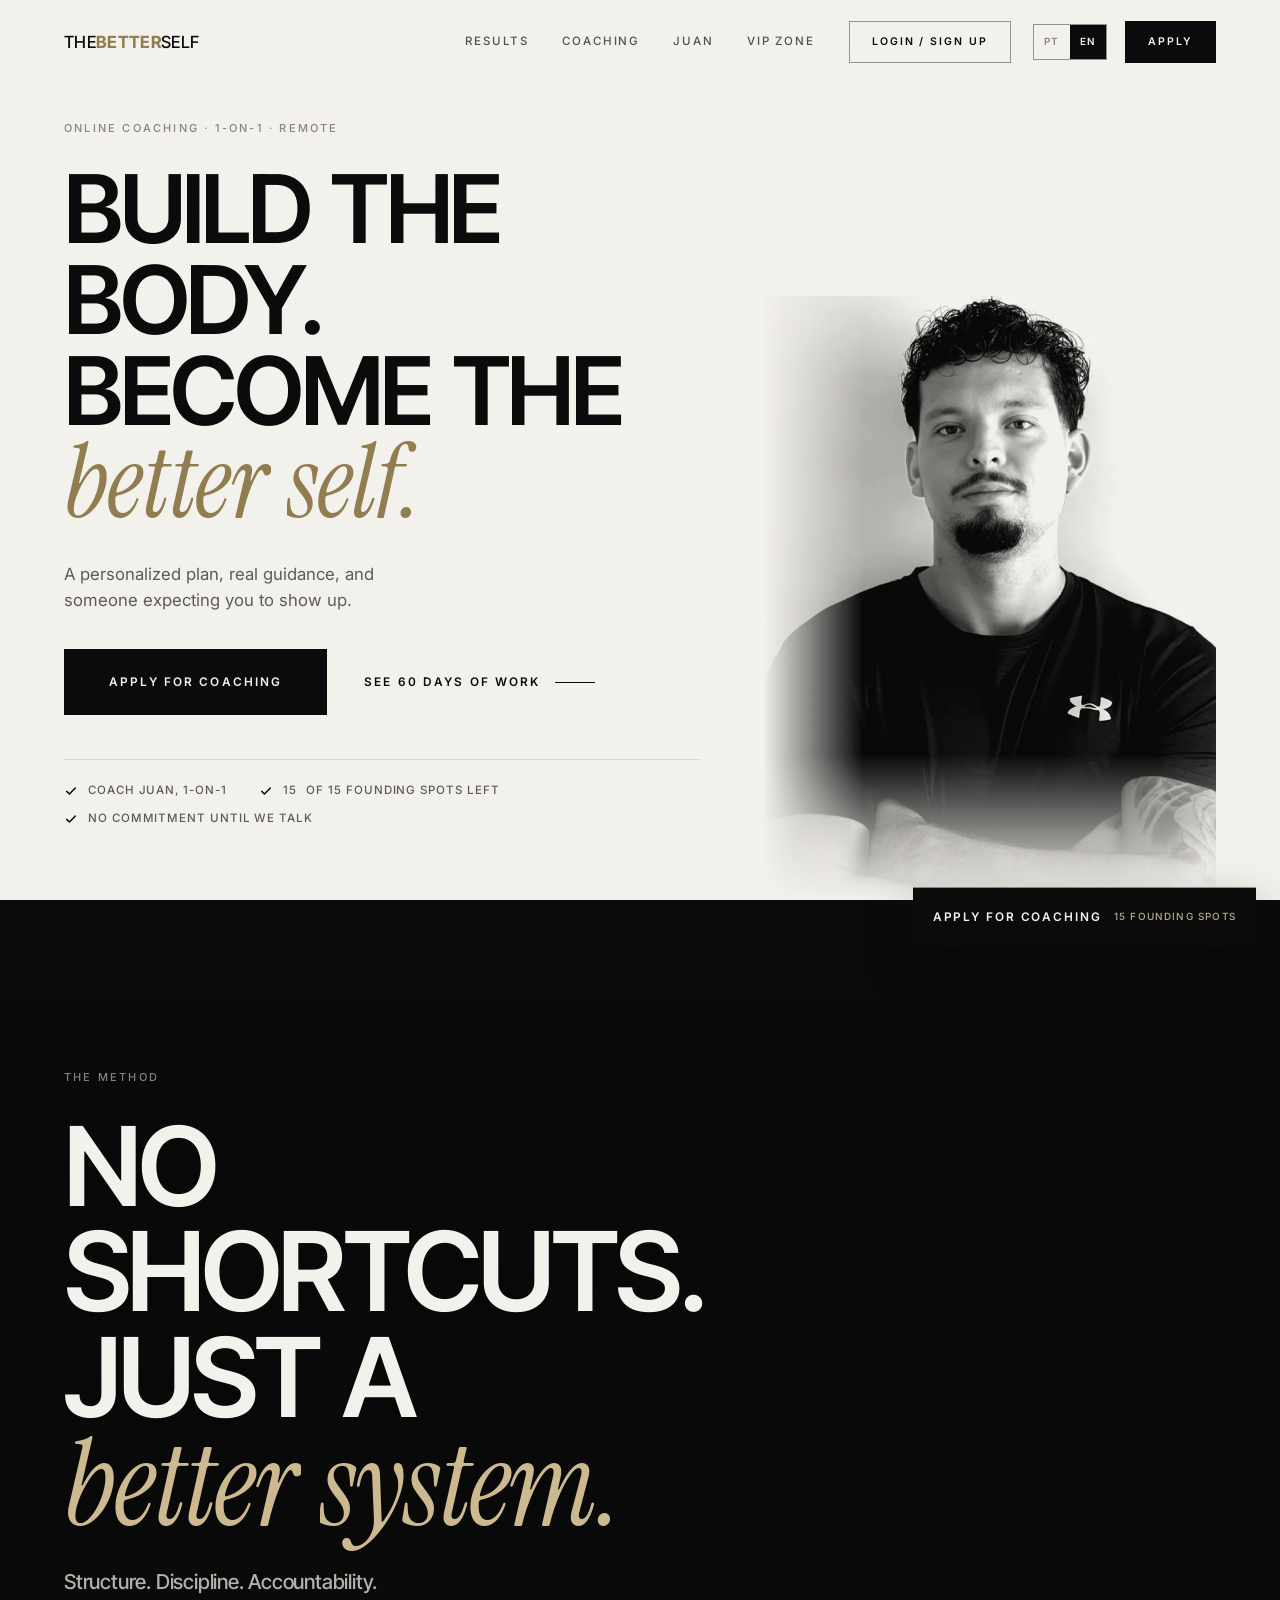
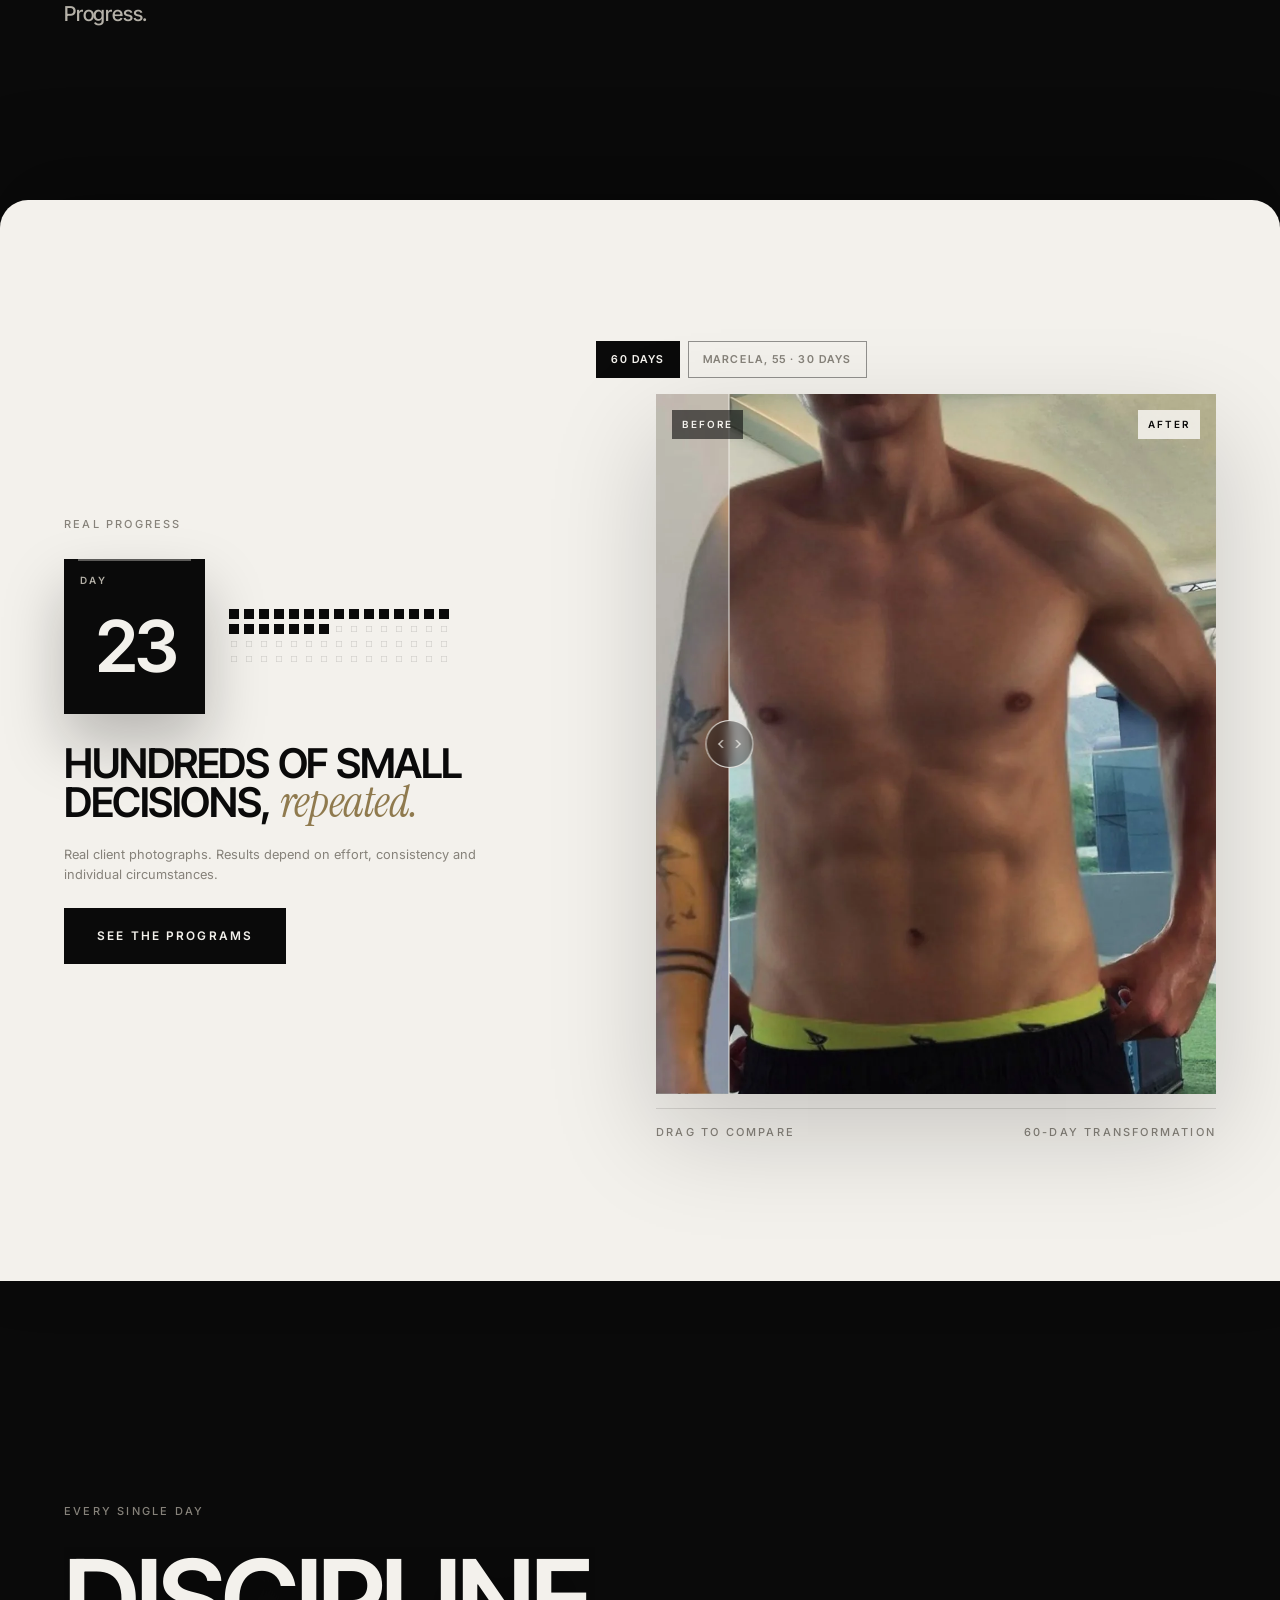
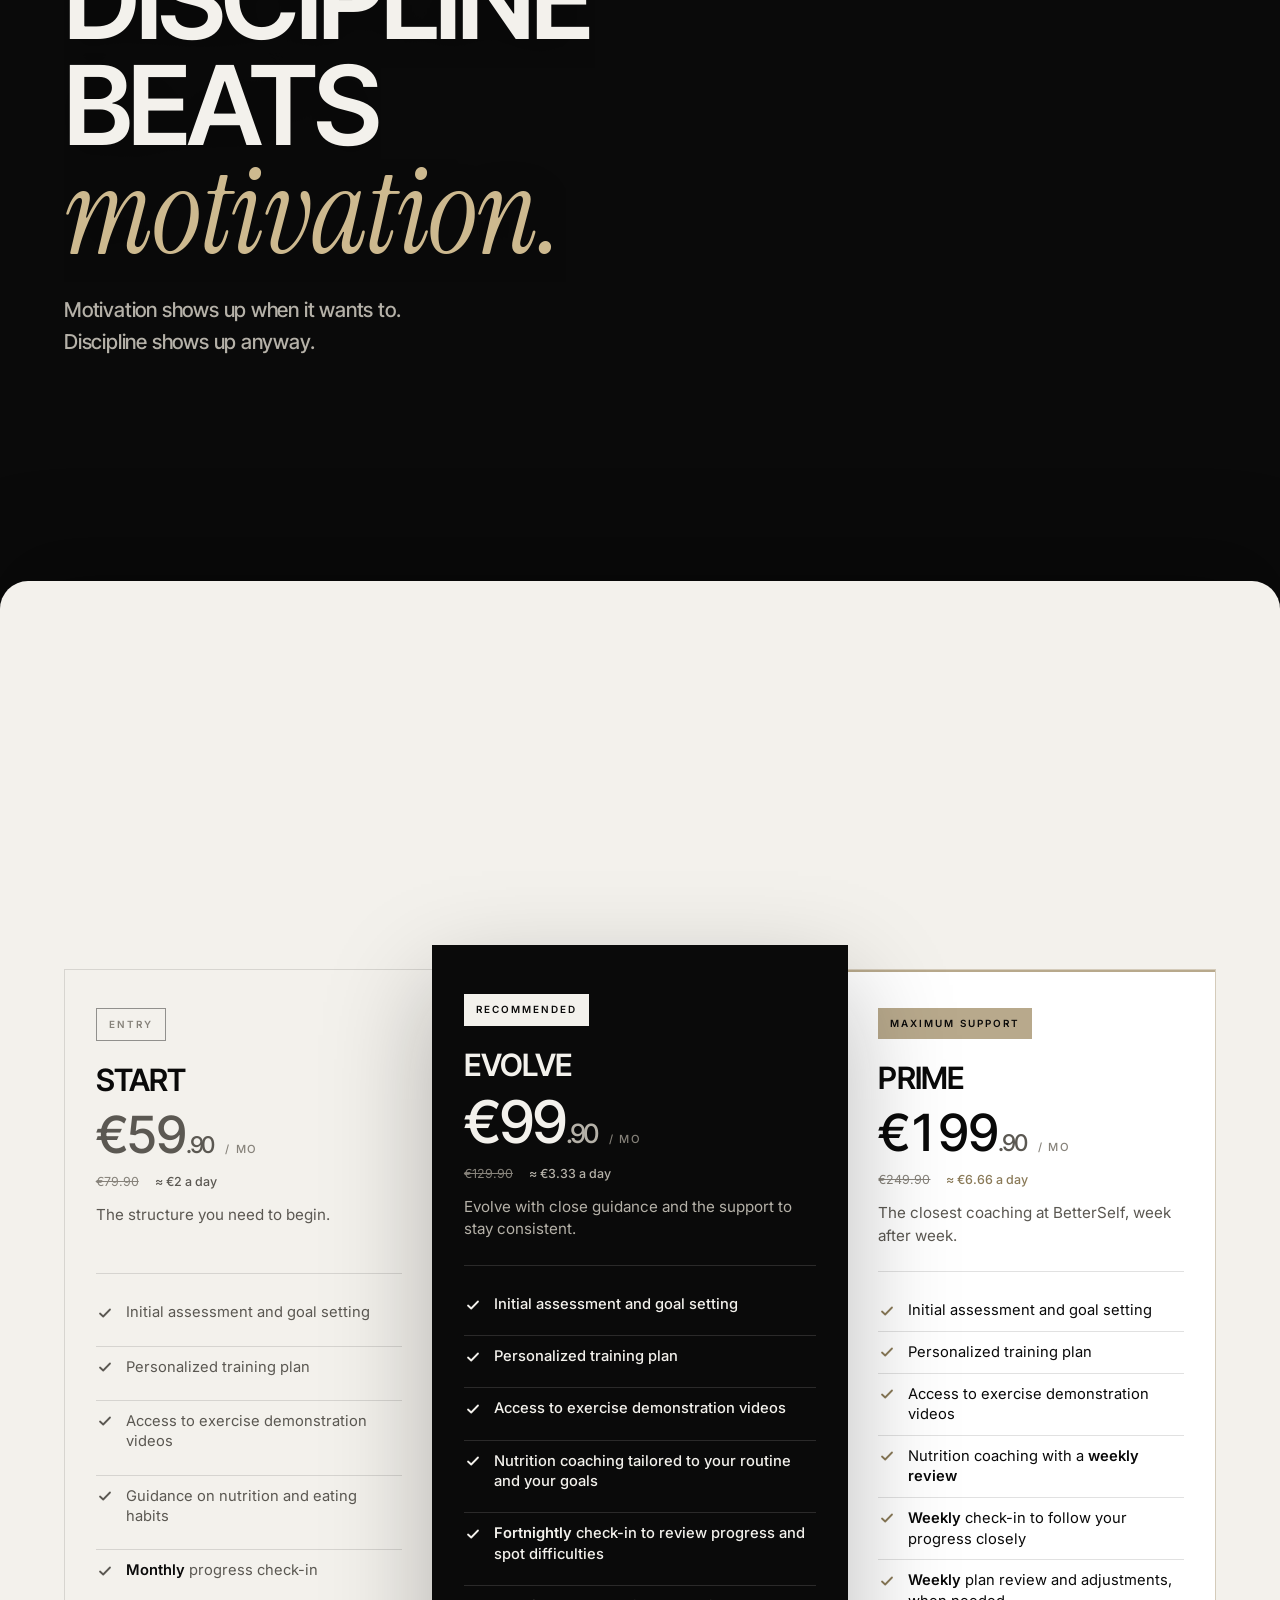
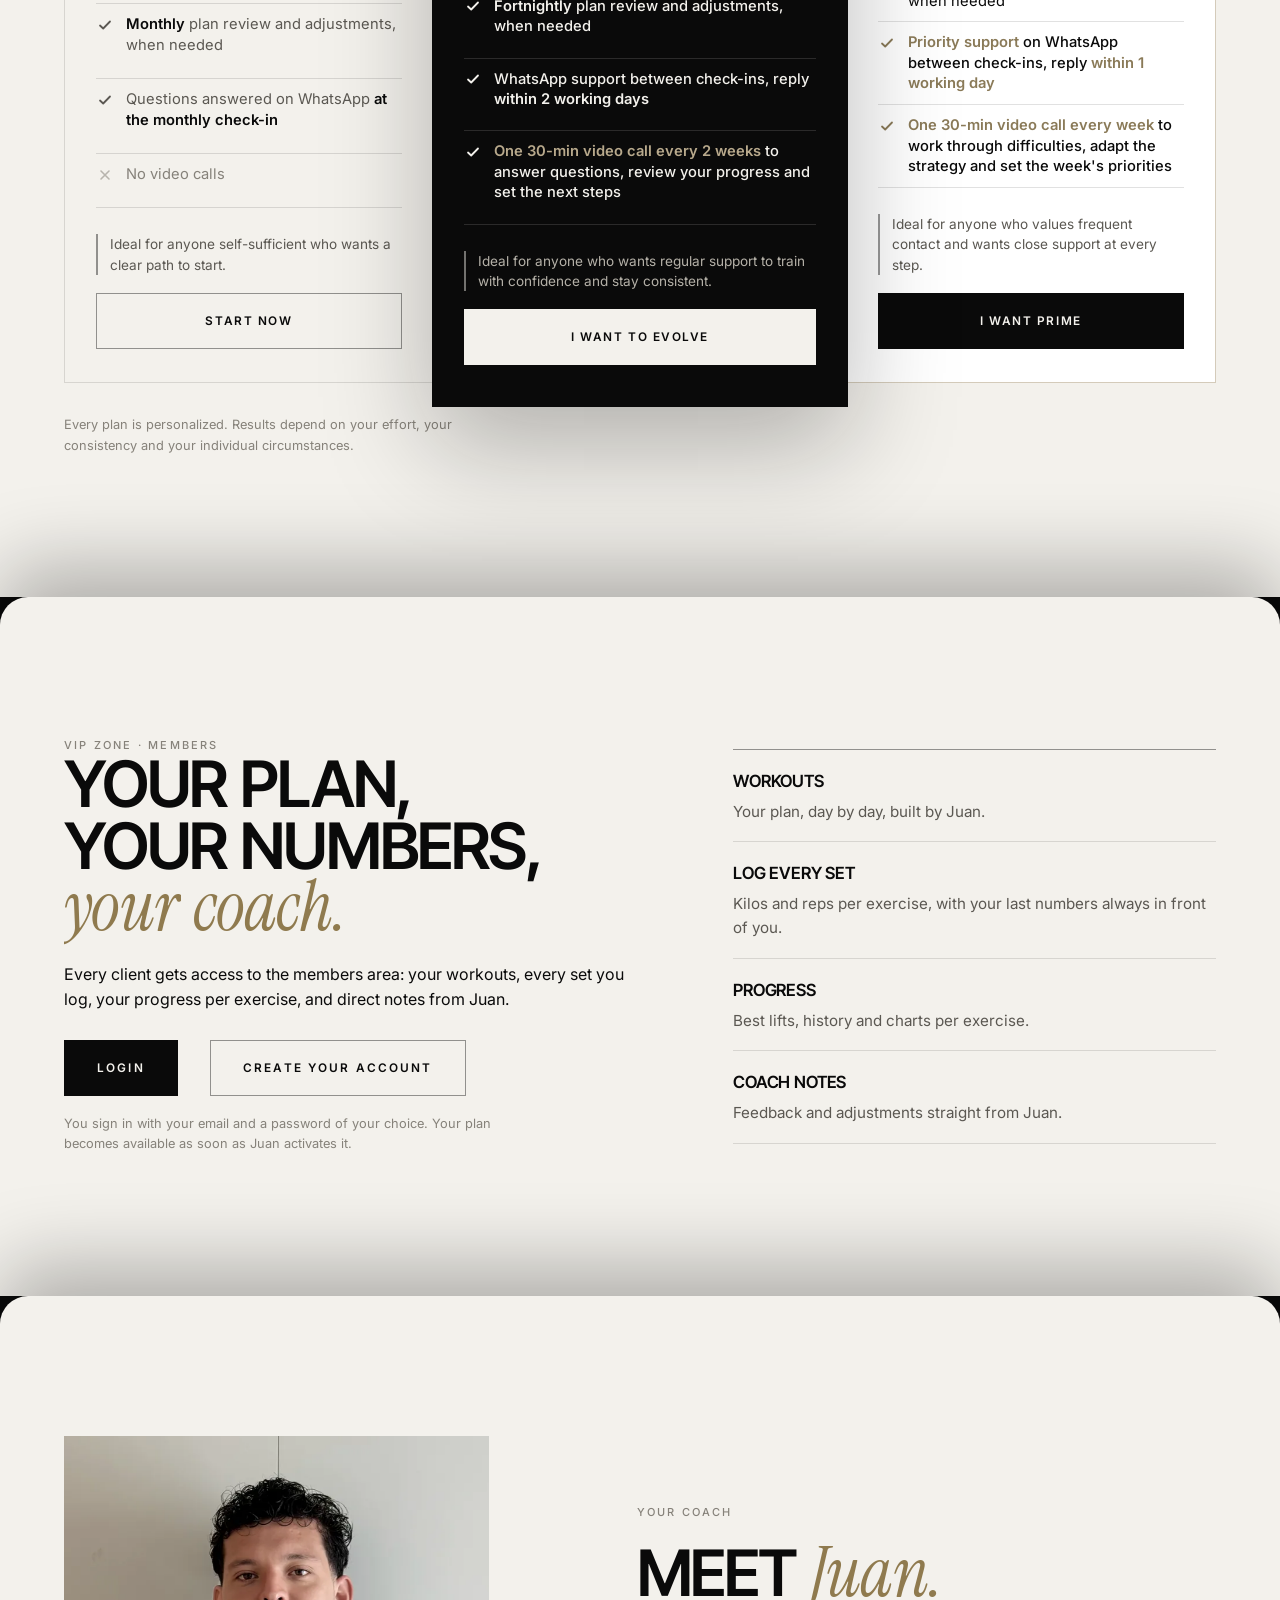
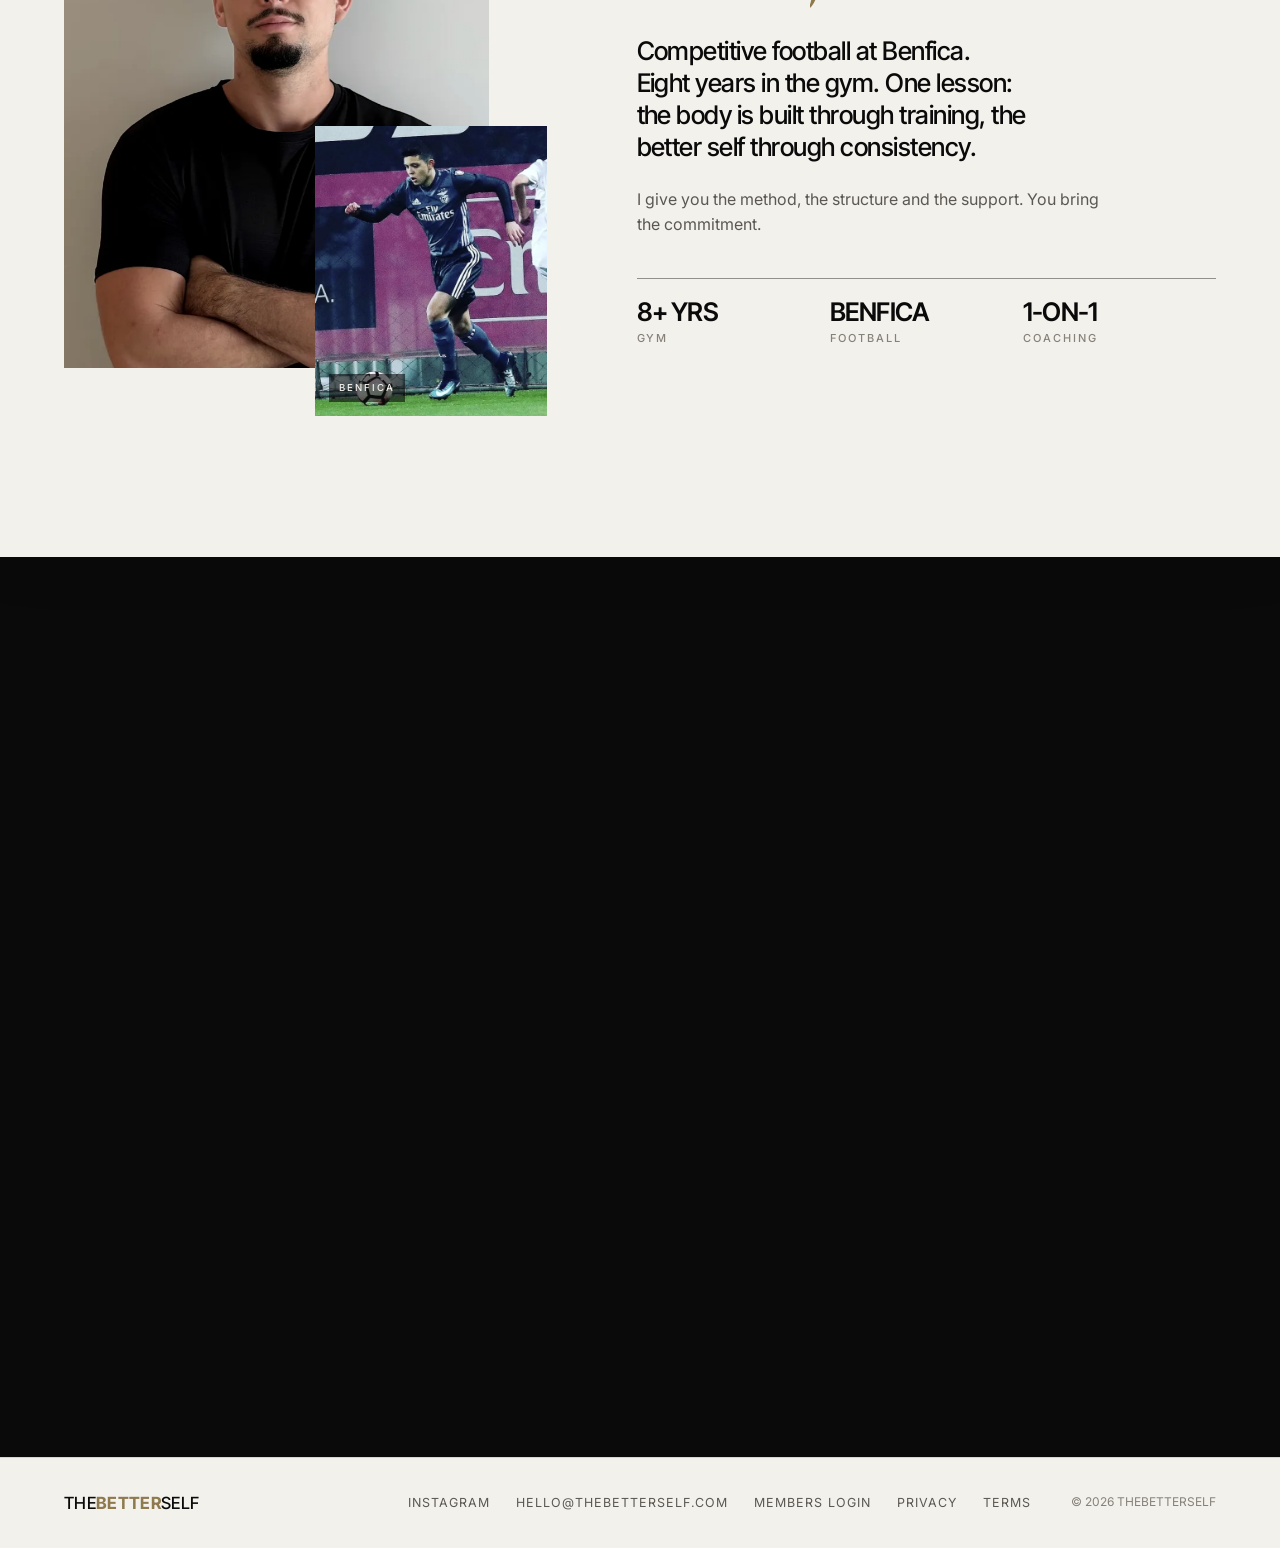
<file: index.html>
<!DOCTYPE html>
<html lang="pt">
<head>
  <meta charset="UTF-8" />
  <meta name="viewport" content="width=device-width, initial-scale=1.0" />
  <title>THEBETTERSELF — Personal Training e Coaching Online</title>
  <meta name="description" content="Coaching de fitness online e personalizado para construíres um corpo mais forte, melhores hábitos e uma rotina mais disciplinada." />
  <meta name="theme-color" content="#f3f1ec" />
  <!-- EDITABLE: set the canonical URL once the domain is live -->
  <link rel="canonical" href="https://thebetterself.vercel.app/" />
  <meta property="og:type" content="website" />
  <meta property="og:site_name" content="THEBETTERSELF" />
  <meta property="og:title" content="THEBETTERSELF — Personal Training e Coaching Online" />
  <meta property="og:description" content="Coaching de fitness online e personalizado para construíres um corpo mais forte, melhores hábitos e uma rotina mais disciplinada." />
  <meta property="og:image" content="https://thebetterself.vercel.app/assets/img/og-image.jpg" />
  <meta name="twitter:card" content="summary_large_image" />

  <link rel="icon" href="assets/brand/favicon.svg" type="image/svg+xml" />
  <link rel="icon" href="assets/brand/favicon-32.png" sizes="32x32" type="image/png" />
  <link rel="apple-touch-icon" href="assets/brand/apple-touch-icon.png" />

  <link rel="preconnect" href="https://fonts.googleapis.com" />
  <link rel="preconnect" href="https://fonts.gstatic.com" crossorigin />
  <link href="https://fonts.googleapis.com/css2?family=Inter+Tight:wght@400;500;600;700&family=Inter:wght@400;500;600&family=Instrument+Serif:ital@1&display=swap" rel="stylesheet" />
  <link rel="preload" as="image" href="assets/img/juan-hero.jpg" imagesrcset="assets/img/juan-hero-800.webp 800w, assets/img/juan-hero-1200.webp 1200w, assets/img/juan-hero-1600.webp 1600w" imagesizes="(max-width: 900px) 100vw, 46vw" />
  <link rel="stylesheet" href="css/styles.css?v=26" />

  <script type="application/ld+json">
  {"@context":"https://schema.org","@type":"Organization","name":"THEBETTERSELF","alternateName":"TBS","url":"https://thebetterself.com/","logo":"https://thebetterself.com/assets/brand/tbs-monogram-512.png","description":"Personalized online fitness coaching designed to help you build a stronger body, better habits and a more disciplined lifestyle.","founder":{"@type":"Person","name":"Juan"}}
  </script>
</head>
<body>

<a class="skip-link" href="#main" data-i18n="nav.skip">Saltar para o conteúdo</a>

<!-- Intro -->
<div class="loader" id="loader" aria-hidden="true">
  <div class="loader-mark"><span>T</span><span>H</span><span>E</span><b><span>B</span><span>E</span><span>T</span><span>T</span><span>E</span><span>R</span></b><span>S</span><span>E</span><span>L</span><span>F</span></div>
  <div class="loader-line"><i></i></div>
</div>

<!-- Fixed gym scenes: the page scrolls over them -->
<div class="scenes" aria-hidden="true">
  <figure class="scene" data-scene="plate"><video muted loop playsinline preload="metadata" poster="assets/img/stock/plate-1600.webp" src="assets/video/method.mp4"></video></figure>
  <figure class="scene" data-scene="runner"><video muted loop playsinline preload="metadata" poster="assets/img/stock/runner-1600.webp" src="assets/video/discipline.mp4"></video></figure>
  <figure class="scene" data-scene="floor"><video muted loop playsinline preload="metadata" poster="assets/img/stock/floor-barbell-1600.webp" src="assets/video/apply.mp4"></video></figure>
</div>
<div class="grain" aria-hidden="true"></div>

<!-- ============================================================ NAV -->
<header class="nav" id="nav" data-theme="light">
  <div class="container nav-inner">
    <a href="#top" class="nav-logo" aria-label="THEBETTERSELF — início">
      <span class="wordmark">THE<b>BETTER</b>SELF</span>
      <span class="monogram" aria-hidden="true">TBS</span>
    </a>
    <nav class="nav-links" aria-label="Principal">
      <a data-i18n="nav.results" href="#results">Resultados</a>
      <a href="#coaching">Coaching</a>
      <a href="#juan">Juan</a>
      <a data-i18n="nav.vip" href="#members">Zona VIP</a>
    </nav>
    <div class="nav-right">
      <a href="https://thebetterself.vercel.app/app/index.html" class="btn btn-line btn-sm nav-login"><span data-i18n="nav.login" data-text="Entrar / Criar conta">Entrar / Criar conta</span></a>
      <div class="lang-switch" role="group" aria-label="Idioma / Language">
        <button type="button" data-lang="pt">PT</button>
        <button type="button" data-lang="en">EN</button>
      </div>
      <a href="#apply" class="btn btn-fill btn-sm" data-magnetic><span data-i18n="nav.apply" data-text="Começar">Começar</span></a>
      <button class="nav-burger" id="navBurger" aria-label="Abrir menu" aria-expanded="false" aria-controls="mobileMenu"><span></span><span></span></button>
    </div>
  </div>
</header>

<div class="mobile-menu" id="mobileMenu" aria-hidden="true">
  <nav class="mobile-menu-links" aria-label="Telemóvel">
    <a data-i18n="mm.results" href="#results"><span>01</span>Resultados</a>
    <a href="#coaching"><span>02</span>Coaching</a>
    <a href="#juan"><span>03</span>Juan</a>
    <a data-i18n="mm.apply" href="#apply"><span>04</span>Começar</a>
    <a href="https://thebetterself.vercel.app/app/index.html"><span data-i18n="mm.login">05</span>Entrar · Zona VIP</a>
  </nav>
  <div class="mobile-menu-foot">
    <div class="lang-switch" role="group" aria-label="Idioma / Language">
      <button type="button" data-lang="pt">PT</button>
      <button type="button" data-lang="en">EN</button>
    </div>
    <a href="https://thebetterself.vercel.app/app/index.html" class="btn btn-line btn-block"><span data-i18n="mm.loginBtn" data-text="Entrar">Entrar</span></a>
    <a href="#apply" class="btn btn-fill btn-block"><span data-i18n="cta.applyMM" data-text="Quero começar">Quero começar</span></a>
  </div>
</div>

<main id="main">

<!-- ============================================================ 1. HERO (light panel) -->
<section class="panel hero light" id="top">
  <div class="container hero-grid">
    <div class="hero-copy">
      <p data-i18n="hero.kicker" class="label reveal">Coaching online · 1-para-1 · À distância</p>
      <h1 data-i18n="hero.h1" class="display" data-split>Constrói o corpo.<br />Torna-te a tua <em>melhor versão.</em></h1>
      <p data-i18n="hero.sub" class="hero-sub reveal" style="--d: .5s">Um plano personalizado, orientação a sério e alguém à tua espera para treinares.</p>
      <div class="hero-actions reveal" style="--d: .65s">
        <a href="#apply" class="btn btn-fill btn-lg" data-magnetic><span data-i18n="cta.apply2" data-text="Quero começar">Quero começar</span></a>
        <a href="#results" class="btn btn-text"><span data-i18n="hero.see" data-text="Vê 60 dias de trabalho">Vê 60 dias de trabalho</span><i></i></a>
      </div>
      <ul class="trust reveal" style="--d: .9s">
        <li data-i18n="hero.t1">Coach Juan, 1-para-1</li>
        <li><span id="heroSpots">15</span> <span data-i18n="hero.t2">de 15 vagas de fundador</span></li>
        <li data-i18n="hero.t3">Sem compromisso até falarmos</li>
      </ul>
    </div>
    <div class="hero-media" data-img-reveal>
      <div class="parallax" data-parallax="0.08" data-pointer="14">
        <picture>
          <source type="image/webp" srcset="assets/img/juan-hero-800.webp 800w, assets/img/juan-hero-1200.webp 1200w, assets/img/juan-hero-1600.webp 1600w" sizes="(max-width: 900px) 100vw, 46vw" />
          <img data-i18n-alt="alt.hero" src="assets/img/juan-hero.jpg" alt="Coach Juan, de braços cruzados" width="1200" height="1600" fetchpriority="high" decoding="async" />
        </picture>
      </div>
    </div>
  </div>
</section>

<!-- ============================================================ 2. WINDOW: the gym shows through -->
<section data-i18n-aria="aria.w1" class="window dark" data-scene="plate" aria-label="Sem atalhos">
  <div class="container window-inner">
    <p data-i18n="w1.label" class="label reveal">O método</p>
    <h2 data-i18n="w1.h2" class="display" data-split>Sem atalhos. Só um <em>sistema melhor.</em></h2>
    <p data-i18n="w1.sub" class="window-sub reveal" style="--d: .3s">Estrutura. Disciplina. Responsabilidade. Progresso.</p>
  </div>
</section>

<!-- ============================================================ 3. RESULTS (light panel) -->
<section class="panel results light" id="results">
  <div class="container results-grid">
    <div class="results-copy">
      <p data-i18n="r.label" class="label reveal">Progresso real</p>
      <div data-i18n-aria="aria.cal" class="cal reveal" id="cal" aria-label="60 dias">
        <div class="cal-card">
          <span data-i18n="r.day" class="cal-top">Dia</span>
          <span class="cal-num" id="calNum">1</span>
        </div>
        <div class="cal-grid" id="calGrid" aria-hidden="true"></div>
        <div class="cal-leaves" id="calLeaves" aria-hidden="true"></div>
      </div>
      <h2 data-i18n="r.h2" class="h2" data-split>Centenas de pequenas decisões, <em>repetidas.</em></h2>
      <p data-i18n="r.fine" class="fineprint reveal">Fotografias reais de clientes. Os resultados dependem do esforço, da consistência e das circunstâncias de cada pessoa.</p>
      <a href="#coaching" class="btn btn-fill reveal" data-magnetic><span data-i18n="r.btn" data-text="Ver os planos">Ver os planos</span></a>
    </div>
    <div class="results-media">
      <div class="story-tabs" role="tablist" aria-label="Transformações">
        <button type="button" role="tab" data-story-tab="s1" data-days="60" aria-selected="true"><span data-i18n="st.t1">60 dias</span></button>
        <button type="button" role="tab" data-story-tab="s2" data-days="30" aria-selected="false"><span data-i18n="st.t2">Marcela, 55 · 30 dias</span></button>
      </div>
    <figure class="ba reveal story" data-story="s1" style="--d: .15s">
      <div class="ba-frame" data-ba style="--pos: 50%">
        <picture class="ba-after">
          <source type="image/webp" srcset="assets/img/transformations/tf-02-after.webp" />
          <img data-i18n-alt="alt.after" src="assets/img/transformations/tf-02-after.jpg" alt="Depois de 60 dias de acompanhamento" width="1000" height="1250" loading="lazy" decoding="async" draggable="false" />
        </picture>
        <picture class="ba-before">
          <source type="image/webp" srcset="assets/img/transformations/tf-02-before.webp" />
          <img data-i18n-alt="alt.before" src="assets/img/transformations/tf-02-before.jpg" alt="Antes do acompanhamento" width="1000" height="1250" loading="lazy" decoding="async" draggable="false" />
        </picture>
        <span data-i18n="r.before" class="ba-tag ba-tag-before">Antes</span>
        <span data-i18n="r.after" class="ba-tag ba-tag-after">Depois</span>
        <div class="ba-handle" aria-hidden="true"><span></span></div>
        <input data-i18n-aria="aria.range" type="range" class="ba-range" min="0" max="100" value="50" step="0.1" aria-label="Comparar antes e depois, 60 dias" />
      </div>
      <figcaption class="ba-caption"><span data-i18n="r.drag" class="label">Arrasta para comparar</span><span data-i18n="r.cap" class="label">Transformação de 60 dias</span></figcaption>
    </figure>

    <figure class="ba story" data-story="s2" hidden>
      <div class="pair">
        <div class="pair-item">
          <picture>
            <source type="image/webp" srcset="assets/img/transformations/tf-03-before.webp" />
            <img data-i18n-alt="alt.m-before" src="assets/img/transformations/tf-03-before.jpg" alt="Marcela antes do acompanhamento" width="800" height="1000" loading="lazy" decoding="async" />
          </picture>
          <span data-i18n="r.before" class="ba-tag ba-tag-before">Antes</span>
        </div>
        <div class="pair-item">
          <picture>
            <source type="image/webp" srcset="assets/img/transformations/tf-03-after.webp" />
            <img data-i18n-alt="alt.m-after" src="assets/img/transformations/tf-03-after.jpg" alt="Marcela depois de 30 dias de acompanhamento" width="800" height="1000" loading="lazy" decoding="async" />
          </picture>
          <span data-i18n="r.after" class="ba-tag ba-tag-after">Depois</span>
        </div>
      </div>
      <figcaption class="ba-caption"><span class="label">Marcela, 55</span><span data-i18n="r.cap2" class="label">Transformação de 30 dias</span></figcaption>
      <blockquote class="quote">
        <p data-i18n="q.marcela">“Nunca pensei que me pudesse sentir tão forte e confiante aos 55. Esta caminhada não mudou só o meu corpo, mudou a minha vida.”</p>
        <cite>Marcela, 55</cite>
      </blockquote>
    </figure>
    </div>
  </div>
</section>

<!-- ============================================================ 4. WINDOW -->
<section data-i18n-aria="aria.w2" class="window dark" data-scene="runner" aria-label="A disciplina ganha à motivação">
  <div class="container window-inner">
    <p data-i18n="w2.label" class="label reveal">Todos os dias</p>
    <h2 data-i18n="w2.h2" class="display" data-split>A disciplina ganha <em>à motivação.</em></h2>
    <p data-i18n="w2.sub" class="window-sub reveal" style="--d: .3s">A motivação aparece quando quer. A disciplina aparece à mesma.</p>
  </div>
</section>

<!-- ============================================================ 5. COACHING (light panel) -->
<section class="panel pricing light" id="coaching">
  <div class="container">
    <div class="section-head split">
      <div>
        <p class="label reveal">Coaching</p>
        <h2 data-i18n="p.h2" class="h2" data-split>Escolhe o teu nível de <em>acompanhamento.</em></h2>
      </div>
      <div class="founding reveal" style="--d: .2s">
        <p data-i18n="p.first" class="label">Os primeiros 15</p>
        <p class="founding-text"><span data-i18n="p.founding">Preço de fundador para os primeiros 15 clientes.</span> <span id="foundingText"></span></p>
        <div class="founding-segments" id="foundingSegments" aria-hidden="true"></div>
      </div>
    </div>

    <div class="plans">
      <!-- START -->
      <article class="plan plan-start reveal" data-spot>
        <header class="plan-head">
          <span data-i18n="p.flag1" class="plan-flag plan-flag-quiet">Início</span>
          <h3 class="plan-name">Start</h3>
          <p class="plan-price">€59<span data-i18n="p.dec" class="dec">,90</span><span data-i18n="p.per" class="per">/ mês</span></p>
          <p class="plan-meta"><span data-i18n="p.was1" class="plan-was">€79,90</span><span data-i18n="p.day1" class="plan-day">≈ €2 por dia</span></p>
          <p data-i18n="p.for1" class="plan-for">A estrutura que precisas para começar.</p>
        </header>
        <ul class="plan-list">
          <li class="yes"><span data-i18n="p.i1">Avaliação inicial e definição de objetivos</span></li>
          <li class="yes"><span data-i18n="p.i2">Plano de treino personalizado</span></li>
          <li class="yes"><span data-i18n="p.i3">Acesso a vídeos demonstrativos dos exercícios</span></li>
          <li class="yes"><span data-i18n="p.s4">Orientações sobre alimentação e hábitos alimentares</span></li>
          <li class="yes"><span data-i18n="p.s5">Check-in <b>mensal</b> de progresso</span></li>
          <li class="yes"><span data-i18n="p.s6">Revisão e ajustes <b>mensais</b> do plano, quando necessário</span></li>
          <li class="yes"><span data-i18n="p.s7">Esclarecimento de dúvidas por WhatsApp <b>no check-in mensal</b></span></li>
          <li class="no"><span data-i18n="p.s8">Sem videochamadas</span></li>
        </ul>
        <p data-i18n="p.id1" class="plan-ideal">Ideal para quem é autónomo e procura um caminho claro para começar.</p>
        <a href="#apply" class="btn btn-line btn-block" data-program="START"><span data-i18n="p.btn1" data-text="Começar agora">Começar agora</span></a>
      </article>

      <!-- EVOLVE -->
      <article class="plan plan-featured reveal" style="--d: .1s" data-spot>
        <header class="plan-head">
          <span data-i18n="p.flag2" class="plan-flag">Recomendado</span>
          <h3 class="plan-name">Evolve</h3>
          <p class="plan-price">€99<span data-i18n="p.dec" class="dec">,90</span><span data-i18n="p.per" class="per">/ mês</span></p>
          <p class="plan-meta"><span data-i18n="p.was2" class="plan-was">€129,90</span><span data-i18n="p.day2" class="plan-day">≈ €3,33 por dia</span></p>
          <p data-i18n="p.for2" class="plan-for">Evolui com orientação próxima e apoio para manteres a consistência.</p>
        </header>
        <ul class="plan-list">
          <li class="yes"><span data-i18n="p.i1">Avaliação inicial e definição de objetivos</span></li>
          <li class="yes"><span data-i18n="p.i2">Plano de treino personalizado</span></li>
          <li class="yes"><span data-i18n="p.i3">Acesso a vídeos demonstrativos dos exercícios</span></li>
          <li class="yes"><span data-i18n="p.e4">Acompanhamento nutricional individualizado à tua rotina e aos teus objetivos</span></li>
          <li class="yes"><span data-i18n="p.e5">Check-in <b>quinzenal</b> para analisar o progresso e identificar dificuldades</span></li>
          <li class="yes"><span data-i18n="p.e6">Revisão e ajustes <b>quinzenais</b> do plano, quando necessário</span></li>
          <li class="yes"><span data-i18n="p.e7">Apoio por WhatsApp entre check-ins, resposta <b>até 2 dias úteis</b></span></li>
          <li class="yes hi"><span data-i18n="p.e8"><b>Videochamada individual de 30 min a cada 15 dias</b> para esclarecer dúvidas, avaliar a evolução e definir os próximos passos</span></li>
        </ul>
        <p data-i18n="p.id2" class="plan-ideal">Ideal para quem procura apoio regular para treinar com confiança e manter a consistência.</p>
        <a href="#apply" class="btn btn-fill btn-block" data-program="EVOLVE"><span data-i18n="p.btn2" data-text="Quero evoluir">Quero evoluir</span></a>
      </article>

      <!-- PRIME -->
      <article class="plan plan-prime reveal" style="--d: .2s" data-spot>
        <header class="plan-head">
          <span data-i18n="p.flag3" class="plan-flag plan-flag-prime">Acompanhamento máximo</span>
          <h3 class="plan-name">Prime</h3>
          <p class="plan-price">€199<span data-i18n="p.dec" class="dec">,90</span><span data-i18n="p.per" class="per">/ mês</span></p>
          <p class="plan-meta"><span data-i18n="p.was3" class="plan-was">€249,90</span><span data-i18n="p.day3" class="plan-day">≈ €6,66 por dia</span></p>
          <p data-i18n="p.for3" class="plan-for">O acompanhamento mais próximo da BetterSelf, semana após semana.</p>
        </header>
        <ul class="plan-list">
          <li class="yes"><span data-i18n="p.i1">Avaliação inicial e definição de objetivos</span></li>
          <li class="yes"><span data-i18n="p.i2">Plano de treino personalizado</span></li>
          <li class="yes"><span data-i18n="p.i3">Acesso a vídeos demonstrativos dos exercícios</span></li>
          <li class="yes"><span data-i18n="p.r4">Acompanhamento nutricional individualizado com <b>revisão semanal</b></span></li>
          <li class="yes"><span data-i18n="p.r5">Check-in <b>semanal</b> para acompanhar a evolução de perto</span></li>
          <li class="yes"><span data-i18n="p.r6">Revisão e ajustes <b>semanais</b> do plano, quando necessário</span></li>
          <li class="yes hi"><span data-i18n="p.r7"><b>Apoio prioritário</b> por WhatsApp entre check-ins, resposta <b>até 1 dia útil</b></span></li>
          <li class="yes hi"><span data-i18n="p.r8"><b>Videochamada individual de 30 min por semana</b> para analisar dificuldades, adaptar a estratégia e definir as prioridades da semana</span></li>
        </ul>
        <p data-i18n="p.id3" class="plan-ideal">Ideal para quem valoriza contacto frequente e quer acompanhamento próximo em cada etapa.</p>
        <a href="#apply" class="btn btn-fill btn-block" data-program="PRIME"><span data-i18n="p.btn3" data-text="Quero o acompanhamento Prime">Quero o acompanhamento Prime</span></a>
      </article>
    </div>
    <p data-i18n="p.fine" class="fineprint reveal">Todos os planos são personalizados. Os resultados dependem do teu esforço, da tua consistência e das tuas circunstâncias individuais.</p>
  </div>
</section>

<!-- ============================================================ 5b. VIP ZONE (light panel) -->
<section class="panel members light" id="members">
  <div class="container members-grid">
    <div>
      <p data-i18n="m.label" class="label reveal">Zona VIP · Membros</p>
      <h2 data-i18n="m.h2" class="h2" data-split>O teu plano, os teus números, <em>o teu coach.</em></h2>
      <p data-i18n="m.intro" class="section-intro reveal" style="--d: .1s">Todos os clientes têm acesso à área de membros: os teus treinos, cada série que registas, o teu progresso por exercício e as notas do Juan.</p>
      <div class="hero-actions reveal" style="--d: .2s">
        <a href="https://thebetterself.vercel.app/app/index.html" class="btn btn-fill" data-magnetic><span data-i18n="m.login" data-text="Entrar">Entrar</span></a>
        <a href="https://thebetterself.vercel.app/app/index.html" class="btn btn-line" data-magnetic><span data-i18n="m.signup" data-text="Criar conta">Criar conta</span></a>
      </div>
      <p data-i18n="m.fine" class="fineprint reveal" style="--d: .3s">Entras com o teu email e uma password à tua escolha. O plano fica disponível assim que o Juan o ativar.</p>
    </div>
    <ul class="members-list reveal" style="--d: .15s">
      <li data-i18n="m.f1"><strong>Treinos</strong><span>O teu plano, dia a dia, montado pelo Juan.</span></li>
      <li data-i18n="m.f2"><strong>Regista cada série</strong><span>Quilos e repetições por exercício, com os teus últimos números sempre à vista.</span></li>
      <li data-i18n="m.f3"><strong>Progresso</strong><span>Recordes, histórico e gráficos por exercício.</span></li>
      <li data-i18n="m.f4"><strong>Notas do coach</strong><span>Feedback e ajustes diretamente do Juan.</span></li>
    </ul>
  </div>
</section>

<!-- ============================================================ 6. JUAN (light panel) -->
<section class="panel about light" id="juan">
  <div class="container about-grid">
    <div class="about-media-wrap">
      <div class="about-media" data-img-reveal>
        <div class="parallax" data-parallax="0.07">
          <picture>
            <source type="image/webp" srcset="assets/img/juan-portrait-800.webp 800w, assets/img/juan-portrait-1200.webp 1200w, assets/img/juan-portrait-1600.webp 1600w" sizes="(max-width: 900px) 100vw, 44vw" />
            <img data-i18n-alt="alt.juan" src="assets/img/juan-portrait.jpg" alt="Juan, fundador e coach da THEBETTERSELF" width="1200" height="1500" loading="lazy" decoding="async" />
          </picture>
        </div>
      </div>
      <div class="about-media-2" data-img-reveal style="--d: .3s">
        <div class="parallax" data-parallax="0.05">
          <picture>
            <source type="image/webp" srcset="assets/img/juan-football-600.webp 600w, assets/img/juan-football-900.webp 900w" sizes="(max-width: 900px) 55vw, 22vw" />
            <img data-i18n-alt="alt.benfica" src="assets/img/juan-football.jpg" alt="Juan a jogar futebol no Benfica" width="900" height="1125" loading="lazy" decoding="async" />
          </picture>
        </div>
        <span class="label">Benfica</span>
      </div>
    </div>
    <div class="about-copy">
      <p data-i18n="j.label" class="label reveal">O teu coach</p>
      <h2 data-i18n="j.h2" class="h2" data-split>Conhece o <em>Juan.</em></h2>
      <p data-i18n="j.lead" class="about-lead reveal">Futebol de competição no Benfica. Oito anos de ginásio. Uma lição: o corpo constrói-se com treino, a melhor versão com consistência.</p>
      <p data-i18n="j.text" class="about-text reveal" style="--d: .1s">Eu dou-te o método, a estrutura e o apoio. Tu trazes o compromisso.</p>
      <ul class="info-strip reveal" style="--d: .2s">
        <li data-i18n="j.i1"><strong>8+ anos</strong><span>Ginásio</span></li>
        <li data-i18n="j.i2"><strong>Benfica</strong><span>Futebol</span></li>
        <li data-i18n="j.i3"><strong>1-para-1</strong><span>Acompanhamento</span></li>
      </ul>
    </div>
  </div>
</section>

<!-- ============================================================ 7. APPLY (window with form) -->
<section class="window apply dark" id="apply" data-scene="floor">
  <div class="container apply-grid">
    <div class="apply-head">
      <p data-i18n="a.label" class="label reveal">Começar</p>
      <h2 data-i18n="a.h2" class="display apply-title" data-split>A tua melhor versão começa com <em>uma decisão.</em></h2>
      <p data-i18n="a.sub" class="window-sub reveal">Basta uma mensagem. O Juan responde pessoalmente — sem formulários, sem esperas.</p>
    </div>

    <div class="wa-card reveal" style="--d: .1s">
      <ol class="wa-steps">
        <li><span class="wa-step-n">01</span><p data-i18n="a.s1">Carrega no botão. Abre o WhatsApp no número do Juan.</p></li>
        <li><span class="wa-step-n">02</span><p data-i18n="a.s2">Envia <b>START</b>.</p></li>
        <li><span class="wa-step-n">03</span><p data-i18n="a.s3">Ele faz-te algumas perguntas e diz-te o passo seguinte.</p></li>
      </ol>
      <a class="btn btn-fill btn-lg btn-block wa-btn" id="waCta" data-wa href="https://wa.me/message/YCJGWLGCUBCZD1" target="_blank" rel="noopener noreferrer" data-magnetic>
        <svg class="wa-icon" viewBox="0 0 24 24" aria-hidden="true" focusable="false"><path d="M12.04 2C6.58 2 2.13 6.45 2.13 11.91c0 1.75.46 3.46 1.32 4.96L2 22l5.25-1.38a9.9 9.9 0 0 0 4.79 1.22h.01c5.46 0 9.91-4.45 9.91-9.91 0-2.65-1.03-5.14-2.9-7.01A9.82 9.82 0 0 0 12.04 2zm0 1.82c2.16 0 4.19.84 5.72 2.37a8.03 8.03 0 0 1 2.37 5.72c0 4.46-3.63 8.09-8.1 8.09a8.2 8.2 0 0 1-4.18-1.15l-.3-.18-3.11.82.83-3.04-.2-.31a8.05 8.05 0 0 1-1.24-4.32c0-4.46 3.63-8.1 8.21-8.1zm-2.3 4.1c-.17 0-.45.06-.69.31-.24.25-.9.88-.9 2.14s.92 2.48 1.05 2.65c.13.17 1.8 2.75 4.37 3.86.61.26 1.08.42 1.45.54.61.19 1.17.17 1.61.1.49-.07 1.5-.61 1.72-1.21.21-.6.21-1.11.15-1.21-.06-.11-.24-.17-.49-.3-.25-.12-1.5-.74-1.73-.82-.23-.09-.4-.13-.57.12-.17.25-.65.82-.8.99-.15.17-.29.19-.54.06-.25-.12-1.07-.39-2.04-1.26-.75-.67-1.26-1.5-1.41-1.75-.15-.25-.02-.38.11-.51.11-.11.25-.29.37-.44.12-.15.16-.25.25-.42.08-.17.04-.31-.02-.44-.06-.12-.55-1.37-.77-1.87-.2-.48-.41-.42-.56-.43-.14-.01-.31-.01-.48-.01z"/></svg>
        <span data-i18n="a.btn" data-text="Começar no WhatsApp">Começar no WhatsApp</span>
      </a>
      <p data-i18n="a.note" class="form-note">Sem compromisso até falares com o Juan.</p>
    </div>
  </div>
</section>

</main>

<a href="#apply" class="sticky-cta" id="stickyCta" data-i18n-aria="cta.apply"><span data-i18n="cta.apply3">Quero começar</span><b id="stickyCtaNote"></b></a>

<footer class="footer light">
  <div class="container footer-inner">
    <span class="wordmark">THE<b>BETTER</b>SELF</span>
    <nav class="footer-links" aria-label="Rodapé">
      <!-- EDITABLE: replace with the real Instagram URL and contact email -->
      <a href="https://instagram.com/" target="_blank" rel="noopener">Instagram</a>
      <a href="mailto:hello@thebetterself.com">hello@thebetterself.com</a>
      <a data-i18n="f.members" href="https://thebetterself.vercel.app/app/index.html">Área de membros</a>
      <a data-i18n="f.privacy" href="privacy.html">Privacidade</a>
      <a data-i18n="f.terms" href="terms.html">Termos</a>
    </nav>
    <p class="footer-copy">© <span id="year"></span> THEBETTERSELF</p>
  </div>
</footer>

<script src="js/i18n.js?v=4" defer></script>
<script src="js/main.js?v=24" defer></script>
</body>
</html>
</file>
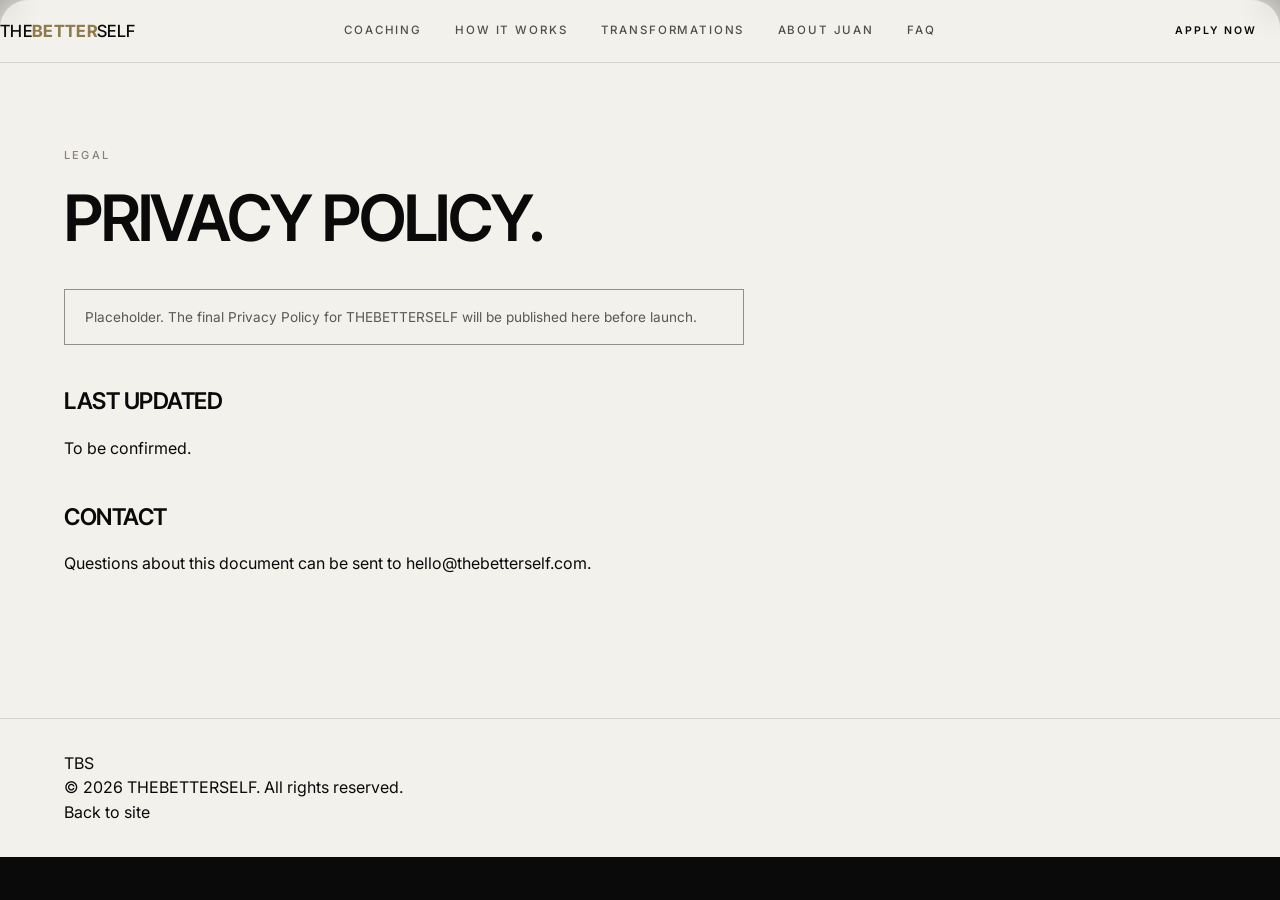
<file: privacy.html>
<!DOCTYPE html>
<html lang="en">
<head>
  <meta charset="UTF-8" />
  <meta name="viewport" content="width=device-width, initial-scale=1.0" />
  <title>Privacy Policy — THEBETTERSELF</title>
  <meta name="robots" content="noindex" />
  <link rel="icon" href="assets/brand/favicon.svg" type="image/svg+xml" />
  <link rel="preconnect" href="https://fonts.googleapis.com" />
  <link rel="preconnect" href="https://fonts.gstatic.com" crossorigin />
  <link href="https://fonts.googleapis.com/css2?family=Inter+Tight:wght@400;500;600;700&family=Inter:wght@400;500;600&display=swap" rel="stylesheet" />
  <link rel="stylesheet" href="css/styles.css?v=11" />
  <style>
    .legal { padding-top: calc(var(--nav-h) + 64px); padding-bottom: var(--section); }
    .legal .h2 { margin: 24px 0 40px; }
    .legal-body { max-width: 68ch; display: grid; gap: 20px; color: var(--gray-700); line-height: 1.65; }
    .legal-body h3 { margin-top: 24px; color: var(--fg); }
    .legal-note { padding: 16px 20px; border: 1px solid var(--rule-strong); font-size: 0.85rem; color: var(--muted); }
  </style>
</head>
<body data-theme="light">
<header class="nav is-scrolled" id="nav" data-theme="light">
  <div class="nav-inner">
    <a href="index.html" class="nav-logo" aria-label="THEBETTERSELF — home"><span class="wordmark">THE<b>BETTER</b>SELF</span><span class="monogram" aria-hidden="true">TBS</span></a>
    <nav class="nav-links" aria-label="Primary"><a href="index.html#coaching">Coaching</a><a href="index.html#how-it-works">How It Works</a><a href="index.html#transformations">Transformations</a><a href="index.html#about">About Juan</a><a href="index.html#faq">FAQ</a></nav>
    <div class="nav-right"><a href="index.html#apply" class="btn btn-solid btn-sm">Apply Now</a></div>
  </div>
</header>
<main>
  <section class="legal panel light">
    <div class="container">
      <p class="label">Legal</p>
      <h1 class="h2">Privacy Policy.</h1>
      <div class="legal-body">
        <!-- EDITABLE: replace this placeholder with the final Privacy Policy text reviewed by a legal professional. -->
        <p class="legal-note">Placeholder. The final Privacy Policy for THEBETTERSELF will be published here before launch.</p>
        <h3>Last updated</h3>
        <p>To be confirmed.</p>
        <h3>Contact</h3>
        <p>Questions about this document can be sent to <a href="mailto:hello@thebetterself.com">hello@thebetterself.com</a>.</p>
      </div>
    </div>
  </section>
</main>
<footer class="footer light"><div class="container"><div class="footer-bottom"><span class="monogram-sm" aria-hidden="true">TBS</span><p>© <span id="year"></span> THEBETTERSELF. All rights reserved.</p><a href="index.html" class="footer-small">Back to site</a></div></div></footer>
<script>document.getElementById('year').textContent = new Date().getFullYear();</script>
</body>
</html>
</file>
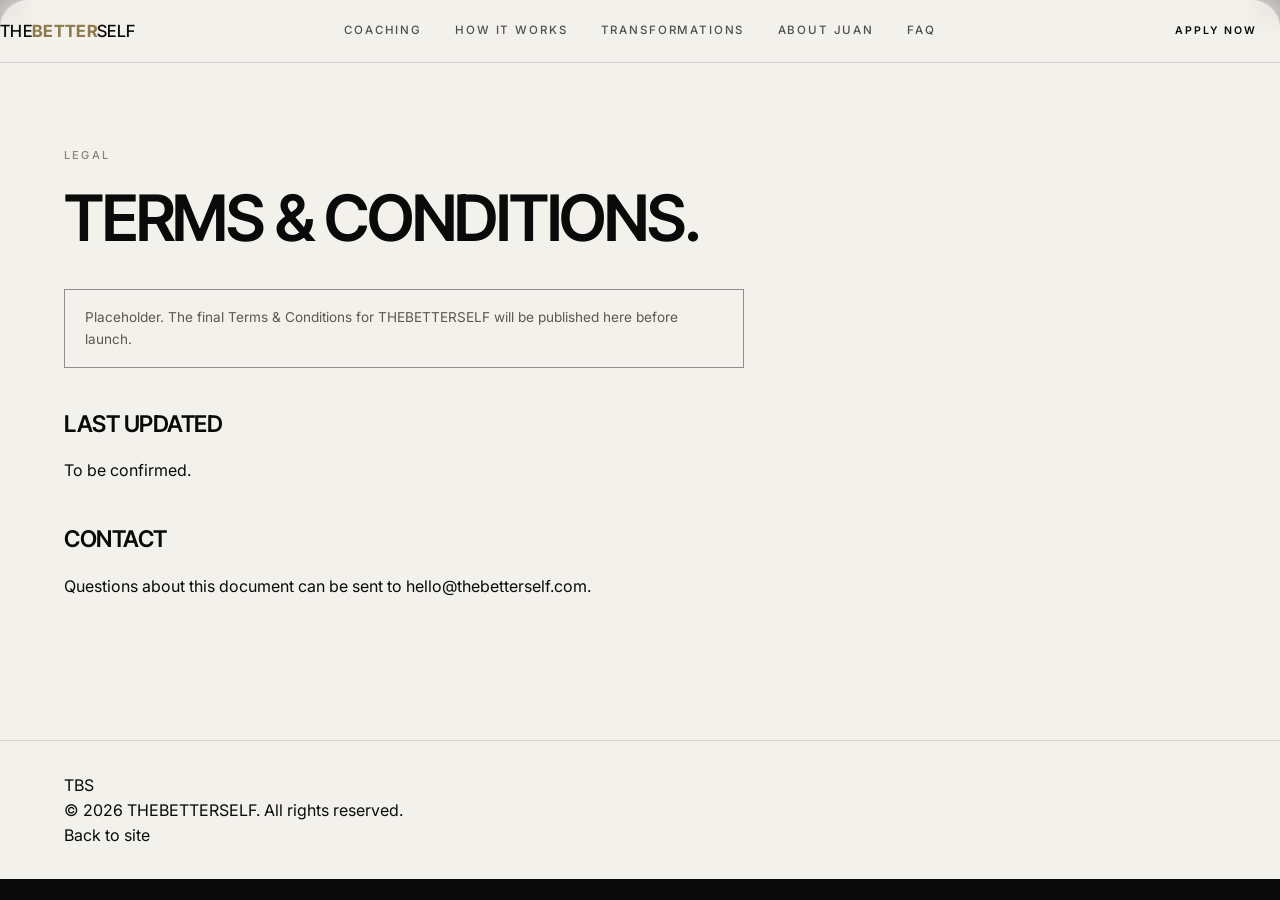
<file: terms.html>
<!DOCTYPE html>
<html lang="en">
<head>
  <meta charset="UTF-8" />
  <meta name="viewport" content="width=device-width, initial-scale=1.0" />
  <title>Terms & Conditions — THEBETTERSELF</title>
  <meta name="robots" content="noindex" />
  <link rel="icon" href="assets/brand/favicon.svg" type="image/svg+xml" />
  <link rel="preconnect" href="https://fonts.googleapis.com" />
  <link rel="preconnect" href="https://fonts.gstatic.com" crossorigin />
  <link href="https://fonts.googleapis.com/css2?family=Inter+Tight:wght@400;500;600;700&family=Inter:wght@400;500;600&display=swap" rel="stylesheet" />
  <link rel="stylesheet" href="css/styles.css?v=11" />
  <style>
    .legal { padding-top: calc(var(--nav-h) + 64px); padding-bottom: var(--section); }
    .legal .h2 { margin: 24px 0 40px; }
    .legal-body { max-width: 68ch; display: grid; gap: 20px; color: var(--gray-700); line-height: 1.65; }
    .legal-body h3 { margin-top: 24px; color: var(--fg); }
    .legal-note { padding: 16px 20px; border: 1px solid var(--rule-strong); font-size: 0.85rem; color: var(--muted); }
  </style>
</head>
<body data-theme="light">
<header class="nav is-scrolled" id="nav" data-theme="light">
  <div class="nav-inner">
    <a href="index.html" class="nav-logo" aria-label="THEBETTERSELF — home"><span class="wordmark">THE<b>BETTER</b>SELF</span><span class="monogram" aria-hidden="true">TBS</span></a>
    <nav class="nav-links" aria-label="Primary"><a href="index.html#coaching">Coaching</a><a href="index.html#how-it-works">How It Works</a><a href="index.html#transformations">Transformations</a><a href="index.html#about">About Juan</a><a href="index.html#faq">FAQ</a></nav>
    <div class="nav-right"><a href="index.html#apply" class="btn btn-solid btn-sm">Apply Now</a></div>
  </div>
</header>
<main>
  <section class="legal panel light">
    <div class="container">
      <p class="label">Legal</p>
      <h1 class="h2">Terms &amp; Conditions.</h1>
      <div class="legal-body">
        <!-- EDITABLE: replace this placeholder with the final Terms & Conditions text reviewed by a legal professional. -->
        <p class="legal-note">Placeholder. The final Terms & Conditions for THEBETTERSELF will be published here before launch.</p>
        <h3>Last updated</h3>
        <p>To be confirmed.</p>
        <h3>Contact</h3>
        <p>Questions about this document can be sent to <a href="mailto:hello@thebetterself.com">hello@thebetterself.com</a>.</p>
      </div>
    </div>
  </section>
</main>
<footer class="footer light"><div class="container"><div class="footer-bottom"><span class="monogram-sm" aria-hidden="true">TBS</span><p>© <span id="year"></span> THEBETTERSELF. All rights reserved.</p><a href="index.html" class="footer-small">Back to site</a></div></div></footer>
<script>document.getElementById('year').textContent = new Date().getFullYear();</script>
</body>
</html>
</file>
<file: css/styles.css>
/* ==========================================================================
   THEBETTERSELF — styles v5
   Light editorial panels scrolling over fixed, full-screen gym scenes.
   ========================================================================== */

:root {
  --black: #0a0a0a;
  --white: #f3f1ec;
  --gold: #b8a98c;

  --font-head: "Inter Tight", "Inter", system-ui, -apple-system, Helvetica, Arial, sans-serif;
  --font-body: "Inter", system-ui, -apple-system, Helvetica, Arial, sans-serif;
  --font-serif: "Instrument Serif", "Times New Roman", Georgia, serif;

  --fs-display: clamp(3rem, 7.4vw, 7.6rem);
  --fs-h2: clamp(2.3rem, 5vw, 4.8rem);
  --fs-label: 0.6875rem;

  --container: 1480px;
  --gutter: clamp(20px, 5vw, 84px);
  --section: clamp(96px, 11vw, 160px);
  --nav-h: 84px;

  --ease: cubic-bezier(0.22, 1, 0.36, 1);
  --ease-io: cubic-bezier(0.65, 0, 0.35, 1);
}

.dark, [data-theme="dark"] {
  --bg: #0a0a0a; --card: #141414; --fg: #f3f1ec; --muted: #b5b1a8; --soft: #86827a; --accent: #cdb98f;
  --rule: rgba(243, 241, 236, 0.14); --rule-strong: rgba(243, 241, 236, 0.45);
}
.light, [data-theme="light"] {
  --bg: #f3f1ec; --card: #ffffff; --fg: #0a0a0a; --muted: #5b5852; --soft: #86827a; --accent: #8f7a4e;
  --rule: rgba(10, 10, 10, 0.12); --rule-strong: rgba(10, 10, 10, 0.42);
}

/* ------------------------------------------------------------ base */
*, *::before, *::after { box-sizing: border-box; }
html { -webkit-text-size-adjust: 100%; background: var(--black); scroll-behavior: smooth; }
body { margin: 0; background: var(--black); color: var(--white); font-family: var(--font-body); font-size: clamp(1rem, 1.05vw, 1.125rem); line-height: 1.55; -webkit-font-smoothing: antialiased; overflow-x: hidden; }
body.menu-open { overflow: hidden; }

img, picture { display: block; max-width: 100%; }
img { height: auto; }
a { color: inherit; text-decoration: none; }
button { font: inherit; color: inherit; background: none; border: 0; padding: 0; cursor: pointer; }
ul, ol { margin: 0; padding: 0; list-style: none; }
p, h1, h2, h3, figure { margin: 0; }
fieldset { border: 0; margin: 0; padding: 0; min-width: 0; }
legend { padding: 0; }
[hidden] { display: none !important; }
:focus-visible { outline: 2px solid var(--fg); outline-offset: 4px; }
::selection { background: var(--fg); color: var(--bg); }

.skip-link { position: absolute; left: 16px; top: -60px; z-index: 1000; background: var(--white); color: var(--black); padding: 12px 16px; font-size: .8rem; letter-spacing: .12em; text-transform: uppercase; }
.skip-link:focus { top: 16px; }
.container { width: 100%; max-width: var(--container); margin: 0 auto; padding-left: var(--gutter); padding-right: var(--gutter); }

/* ------------------------------------------------------------ fixed scenes */
.scenes { position: fixed; inset: 0; z-index: 0; background: var(--black); }
.scene { position: absolute; inset: 0; opacity: 0; transition: opacity 1.2s var(--ease-io); }
.scene img, .scene video { width: 100%; height: 100%; object-fit: cover; transform: scale(1.08); transition: transform 9s linear; -webkit-filter: grayscale(1) contrast(1.06); filter: grayscale(1) contrast(1.06); }
.scene.is-active { opacity: 1; }
.scene.is-active img, .scene.is-active video { transform: scale(1); }
.scene::after { content: ""; position: absolute; inset: 0; background: linear-gradient(180deg, rgba(10,10,10,.55) 0%, rgba(10,10,10,.35) 50%, rgba(10,10,10,.7) 100%); }
.grain { position: fixed; inset: -100px; z-index: 900; pointer-events: none; opacity: .09; mix-blend-mode: overlay; background-image: url("data:image/svg+xml;utf8,<svg xmlns='http://www.w3.org/2000/svg' width='220' height='220'><filter id='n'><feTurbulence type='fractalNoise' baseFrequency='0.85' numOctaves='3' stitchTiles='stitch'/><feColorMatrix values='0 0 0 0 1 0 0 0 0 1 0 0 0 0 1 0 0 0 0.5 0'/></filter><rect width='100%' height='100%' filter='url(%23n)'/></svg>"); animation: grain 1.2s steps(6) infinite; }
@keyframes grain { 0% { transform: translate(0,0); } 20% { transform: translate(-30px,20px); } 40% { transform: translate(20px,-40px); } 60% { transform: translate(-40px,-10px); } 80% { transform: translate(30px,30px); } 100% { transform: translate(0,0); } }

/* panels (solid, scroll over the scenes) vs windows (transparent, scene shows through) */
main { position: relative; z-index: 1; }
.panel { position: relative; background: var(--bg); color: var(--fg); padding: var(--section) 0; box-shadow: 0 -30px 80px rgba(0,0,0,.28); border-radius: 28px 28px 0 0; }
.panel.hero { border-radius: 0; }
.window { position: relative; min-height: 100svh; display: flex; align-items: center; color: var(--fg); padding: clamp(100px, 12vw, 180px) 0; }
.window-inner { display: grid; gap: 28px; justify-items: start; }
.window .display { max-width: 11ch; font-size: clamp(3rem, 8.6vw, 9.4rem); text-shadow: 0 10px 40px rgba(0,0,0,.35); }

.window-sub { font-family: var(--font-head); font-size: clamp(1.1rem, 1.6vw, 1.6rem); font-weight: 500; letter-spacing: -.01em; color: var(--muted); max-width: 30ch; }
.pillars { display: flex; flex-wrap: wrap; gap: 10px 14px; }
.pillars li { font-family: var(--font-head); font-size: clamp(.8rem, 1vw, .95rem); font-weight: 600; letter-spacing: .14em; text-transform: uppercase; padding: 12px 18px; border: 1px solid var(--rule-strong); backdrop-filter: blur(8px); -webkit-backdrop-filter: blur(8px); background: rgba(10,10,10,.25); }

/* ------------------------------------------------------------ type */
.label { font-size: var(--fs-label); font-weight: 500; letter-spacing: .2em; text-transform: uppercase; color: var(--soft); line-height: 1.4; }
.display, .h2 { font-family: var(--font-head); text-transform: uppercase; font-weight: 600; letter-spacing: -.035em; line-height: .96; text-wrap: balance; }
.display { font-size: var(--fs-display); }
.h2 { font-size: var(--fs-h2); }
.display em, .h2 em { font-family: var(--font-serif); font-style: italic; font-weight: 400; text-transform: none; letter-spacing: -.01em; font-size: 1.08em; line-height: .9; color: var(--accent, #cdb98f); }
h3 { font-family: var(--font-head); font-size: clamp(1.25rem, 1.8vw, 1.6rem); letter-spacing: -.02em; line-height: 1.1; text-transform: uppercase; font-weight: 600; }
.fineprint { font-size: .8rem; color: var(--soft); max-width: 56ch; line-height: 1.6; }
.section-head { margin-bottom: clamp(44px, 5vw, 72px); }
.section-head .label { margin-bottom: 20px; }
.section-head.split { display: grid; grid-template-columns: minmax(0, 7fr) minmax(0, 5fr); gap: 36px clamp(32px, 6vw, 120px); align-items: end; }

/* ------------------------------------------------------------ motion primitives */
[data-split] .w { display: inline-block; overflow: hidden; vertical-align: top; padding: 0 .04em .14em 0; margin: 0 0 -.14em 0; }
[data-split] .wi { display: inline-block; transform: translateY(112%) rotate(2.5deg); opacity: 0; filter: blur(5px); transform-origin: 0 100%; transition: transform 1.1s var(--ease), opacity .8s var(--ease), filter .9s var(--ease); transition-delay: calc(var(--i, 0) * 55ms + var(--d, 0s)); }
[data-split].is-in .wi { transform: none; opacity: 1; filter: blur(0); }
.reveal { opacity: 0; transform: translateY(28px); transition: opacity 1s var(--ease), transform 1s var(--ease); transition-delay: var(--d, 0s); }
.reveal.is-in { opacity: 1; transform: none; }
[data-img-reveal] { clip-path: inset(100% 0 0 0); transition: clip-path 1.5s var(--ease); transition-delay: var(--d, 0s); }
[data-img-reveal] img { transform: scale(1.22); transition: transform 2s var(--ease); transition-delay: var(--d, 0s); }
[data-img-reveal].is-in { clip-path: inset(0 0 0 0); }
[data-img-reveal].is-in img { transform: scale(1); }
.parallax { height: 100%; will-change: transform; }
.parallax img { width: 100%; height: 100%; object-fit: cover; }

/* ------------------------------------------------------------ loader */
.loader { position: fixed; inset: 0; z-index: 1000; background: var(--white); color: var(--black); display: grid; place-items: center; align-content: center; gap: 28px; transition: transform 1s var(--ease-io); }
.loader-mark { font-family: var(--font-head); font-size: clamp(1.2rem, 3vw, 2.2rem); letter-spacing: .06em; text-transform: uppercase; font-weight: 500; display: flex; overflow: hidden; }
.loader-mark b { display: contents; }
.loader-mark b span { font-weight: 700; color: #cdb98f; }
.loader-mark span { display: inline-block; transform: translateY(110%); opacity: 0; }
.loader.is-on .loader-mark span { animation: letterIn .7s var(--ease) forwards; animation-delay: calc(var(--i) * 28ms + .1s); }
@keyframes letterIn { to { transform: none; opacity: 1; } }
.loader-line { width: min(240px, 50vw); height: 1px; background: rgba(10,10,10,.15); overflow: hidden; }
.loader-line i { display: block; height: 100%; background: var(--black); transform: scaleX(0); transform-origin: left; }
.loader.is-on .loader-line i { animation: lineGrow 1.05s var(--ease-io) .15s forwards; }
@keyframes lineGrow { to { transform: scaleX(1); } }
.loader.is-done { transform: translateY(-100%); }
.loader.is-done .loader-mark, .loader.is-done .loader-line { opacity: 0; transition: opacity .3s; }
.loader.is-gone { display: none; }

/* ------------------------------------------------------------ buttons */
.btn { position: relative; display: inline-flex; align-items: center; justify-content: center; height: 56px; padding: 0 32px; font-size: .74rem; font-weight: 600; letter-spacing: .18em; text-transform: uppercase; white-space: nowrap; border: 1px solid transparent; overflow: hidden; isolation: isolate; transition: color .5s var(--ease), border-color .5s var(--ease); will-change: transform; cursor: pointer; }
.btn > span { position: relative; display: block; overflow: hidden; transition: transform .6s var(--ease); }
.btn > span::after { content: attr(data-text); position: absolute; left: 0; top: 100%; }
.btn:hover > span { transform: translateY(-100%); }
.btn::after { content: ""; position: absolute; inset: 0; z-index: -1; transform: translateY(101%); transition: transform .6s var(--ease); }
.btn:hover::after { transform: translateY(0); }
.btn-fill { background: var(--fg); color: var(--bg); border-color: var(--fg); }
.btn-fill::after { background: var(--bg); }
.btn-fill:hover { color: var(--fg); }
.btn-line { background: transparent; color: var(--fg); border-color: var(--rule-strong); }
.btn-line::after { background: var(--fg); }
.btn-line:hover { color: var(--bg); border-color: var(--fg); }
.btn-text { padding: 0 4px; gap: 14px; color: var(--fg); }
.btn-text::after { display: none; }
.btn-text i { width: 40px; height: 1px; background: var(--fg); transition: width .5s var(--ease); }
.btn-text:hover i { width: 64px; }
.btn-sm { height: 42px; padding: 0 22px; font-size: .66rem; }
.btn-lg { height: 66px; padding: 0 44px; }
.btn-block { width: 100%; }
.plan .btn-block { padding-left: 14px; padding-right: 14px; letter-spacing: .13em; }
.btn[disabled] { opacity: .5; pointer-events: none; }

/* ------------------------------------------------------------ nav */
.nav { position: fixed; top: 0; left: 0; right: 0; z-index: 100; color: var(--fg); transform: translateY(0); transition: transform .6s var(--ease), color .4s, background-color .4s; }
.nav-inner { height: var(--nav-h); display: grid; grid-template-columns: 1fr auto 1fr; align-items: center; transition: height .5s var(--ease); }
.nav.is-scrolled { background: color-mix(in srgb, var(--bg) 70%, transparent); backdrop-filter: blur(14px) saturate(120%); -webkit-backdrop-filter: blur(14px) saturate(120%); box-shadow: 0 1px 0 var(--rule); }
.nav.is-scrolled .nav-inner { height: 62px; }
.nav.is-hidden { transform: translateY(-100%); }
.nav-logo { justify-self: start; display: inline-flex; align-items: center; }
.nav-logo .monogram { display: none; }
.wordmark { font-family: var(--font-head); font-weight: 500; font-size: 1.05rem; letter-spacing: .02em; text-transform: uppercase; white-space: nowrap; }
.wordmark b { font-weight: 700; color: var(--accent, #cdb98f); }
.monogram { font-family: var(--font-head); font-weight: 700; letter-spacing: .06em; width: 40px; height: 40px; border: 1px solid currentColor; font-size: .78rem; display: inline-flex; align-items: center; justify-content: center; }
.nav-links { display: flex; gap: clamp(20px, 2.6vw, 40px); font-size: .72rem; font-weight: 500; letter-spacing: .16em; text-transform: uppercase; }
.nav-links a { position: relative; padding: 6px 0; opacity: .7; transition: opacity .3s; }
.nav-links a::after { content: ""; position: absolute; left: 0; right: 0; bottom: 0; height: 1px; background: currentColor; transform: scaleX(0); transform-origin: right; transition: transform .5s var(--ease); }
.nav-links a:hover { opacity: 1; }
.nav-links a:hover::after { transform: scaleX(1); transform-origin: left; }
.nav-right { display: flex; align-items: center; gap: 18px; justify-self: end; }
.nav-burger { display: none; width: 44px; height: 44px; flex-direction: column; align-items: center; justify-content: center; gap: 7px; }
.nav-burger span { display: block; width: 24px; height: 1.5px; background: currentColor; transition: transform .5s var(--ease); }
.nav-burger[aria-expanded="true"] span:first-child { transform: translateY(4.25px) rotate(45deg); }
.nav-burger[aria-expanded="true"] span:last-child { transform: translateY(-4.25px) rotate(-45deg); }

.mobile-menu { position: fixed; inset: 0; z-index: 90; background: var(--black); color: var(--white); display: flex; flex-direction: column; justify-content: space-between; padding: calc(var(--nav-h) + 24px) var(--gutter) 40px; clip-path: inset(0 0 100% 0); visibility: hidden; transition: clip-path .8s var(--ease-io), visibility 0s .8s; }
.mobile-menu.is-open { clip-path: inset(0); visibility: visible; transition: clip-path .8s var(--ease-io), visibility 0s; }
.mobile-menu-links a { display: flex; align-items: baseline; gap: 18px; font-family: var(--font-head); font-size: clamp(2.2rem, 10vw, 3.6rem); font-weight: 600; text-transform: uppercase; letter-spacing: -.03em; line-height: 1; padding: 18px 0; border-bottom: 1px solid rgba(243,241,236,.12); opacity: 0; transform: translateY(20px); transition: opacity .7s var(--ease), transform .7s var(--ease); }
.mobile-menu-links a span { font-family: var(--font-body); font-size: .65rem; letter-spacing: .2em; color: #6f6c66; font-weight: 500; }
.mobile-menu.is-open .mobile-menu-links a { opacity: 1; transform: none; }
.mobile-menu.is-open .mobile-menu-links a:nth-child(1) { transition-delay: .3s; }
.mobile-menu.is-open .mobile-menu-links a:nth-child(2) { transition-delay: .36s; }
.mobile-menu.is-open .mobile-menu-links a:nth-child(3) { transition-delay: .42s; }
.mobile-menu.is-open .mobile-menu-links a:nth-child(4) { transition-delay: .48s; }
.mobile-menu .btn-fill { background: var(--white); color: var(--black); border-color: var(--white); }
.mobile-menu .btn-fill::after { background: var(--black); }
.mobile-menu .btn-fill:hover { color: var(--white); }

/* ------------------------------------------------------------ hero (light) */
.hero { min-height: 100svh; display: flex; align-items: flex-end; padding: calc(var(--nav-h) + 24px) 0 0; box-shadow: none; overflow: hidden; }
.hero-grid { display: grid; grid-template-columns: minmax(0, 7fr) minmax(0, 5fr); gap: 40px clamp(32px, 5vw, 96px); align-items: end; width: 100%; flex: 1; }
.hero-copy { padding-bottom: clamp(56px, 8vh, 110px); }
.hero-copy .label { margin-bottom: 28px; }
.hero-copy .display .w { white-space: nowrap; }
.hero-sub { margin-top: 32px; color: var(--muted); font-size: clamp(1.05rem, 1.3vw, 1.3rem); line-height: 1.55; max-width: 34ch; }
.hero-actions { margin-top: 36px; display: flex; flex-wrap: wrap; align-items: center; gap: 16px 32px; }
.trust { margin-top: 44px; padding-top: 22px; border-top: 1px solid var(--rule); display: flex; flex-wrap: wrap; gap: 10px 32px; }
.trust li { display: inline-flex; align-items: center; gap: 10px; font-size: .72rem; letter-spacing: .08em; text-transform: uppercase; color: var(--muted); font-weight: 500; }
.trust li::before { content: ""; width: 14px; height: 14px; background: var(--fg); -webkit-mask: center / 12px 12px no-repeat url("data:image/svg+xml;utf8,<svg xmlns='http://www.w3.org/2000/svg' viewBox='0 0 14 14'><path d='M2 7.5l3.2 3L12 3.5' fill='none' stroke='black' stroke-width='1.8' stroke-linecap='round' stroke-linejoin='round'/></svg>"); mask: center / 12px 12px no-repeat url("data:image/svg+xml;utf8,<svg xmlns='http://www.w3.org/2000/svg' viewBox='0 0 14 14'><path d='M2 7.5l3.2 3L12 3.5' fill='none' stroke='black' stroke-width='1.8' stroke-linecap='round' stroke-linejoin='round'/></svg>"); }
.hero-media { align-self: end; aspect-ratio: 3 / 4; max-height: calc(100svh - var(--nav-h) - 24px); width: 100%; overflow: hidden; -webkit-mask-image: linear-gradient(180deg, #000 76%, transparent 100%), linear-gradient(90deg, transparent 0%, #000 22%); -webkit-mask-composite: source-in; mask-image: linear-gradient(180deg, #000 76%, transparent 100%), linear-gradient(90deg, transparent 0%, #000 22%); mask-composite: intersect; }
.hero-media img { object-position: center top; }

/* ------------------------------------------------------------ calendar flip (results) */
.cal { position: relative; display: grid; grid-template-columns: auto 1fr; gap: 24px; align-items: center; margin: 4px 0 8px; }
.cal-card { position: relative; width: clamp(120px, 11vw, 160px); aspect-ratio: 1 / 1.1; background: #0a0a0a; color: #f3f1ec; display: grid; grid-template-rows: auto 1fr; box-shadow: 0 30px 60px rgba(10,10,10,.25); overflow: hidden; }
.cal-card::before { content: ""; position: absolute; left: 14px; right: 14px; top: 0; height: 2px; background: #f3f1ec; opacity: .35; }
.cal-top { font-size: .62rem; letter-spacing: .24em; text-transform: uppercase; font-weight: 600; padding: 14px 16px 0; color: #b5b1a8; }
.cal-num { font-family: var(--font-head); font-weight: 600; font-size: clamp(3.4rem, 5.6vw, 5.6rem); letter-spacing: -.06em; line-height: 1; display: grid; place-items: center; font-variant-numeric: tabular-nums; padding-bottom: 8px; }
.cal.is-done .cal-card { animation: calPop .6s var(--ease); }
@keyframes calPop { 0% { transform: scale(1); } 40% { transform: scale(1.06); } 100% { transform: scale(1); } }
.cal-grid { display: grid; grid-template-columns: repeat(15, 10px); gap: 5px; justify-content: start; }
.cal-grid i { display: block; aspect-ratio: 1; border: 1px solid var(--rule-strong); transform: scale(.6); opacity: .35; transition: transform .35s var(--ease), opacity .35s, background-color .35s; }
.cal-grid i.is-on { background: var(--fg); border-color: var(--fg); transform: none; opacity: 1; }
.cal-leaves { position: absolute; inset: 0; pointer-events: none; }
.cal-leaf { position: absolute; left: 0; top: 0; width: clamp(120px, 11vw, 160px); aspect-ratio: 1 / 1.1; background: #f3f1ec; color: #0a0a0a; border: 1px solid rgba(10,10,10,.2); display: grid; place-items: center; font-family: var(--font-head); font-weight: 600; font-size: clamp(2rem, 3vw, 3rem); letter-spacing: -.05em; animation: leafFly .9s cubic-bezier(.2,.7,.2,1) forwards; }
@keyframes leafFly { 0% { transform: translate(0,0) rotate(0); opacity: 1; } 100% { transform: translate(var(--lx), var(--ly)) rotate(var(--lr)); opacity: 0; } }

/* ------------------------------------------------------------ results */
.results-grid { display: grid; grid-template-columns: minmax(0, 5fr) minmax(0, 7fr); gap: 48px clamp(40px, 7vw, 140px); align-items: center; }
.results-copy { display: grid; gap: 22px; justify-items: start; }
.results-days { display: flex; align-items: baseline; gap: 14px; font-family: var(--font-head); line-height: .85; margin: 4px 0 8px; }
.results-days .count { font-size: clamp(5rem, 10vw, 10rem); font-weight: 600; letter-spacing: -.06em; font-variant-numeric: tabular-nums; }
.results-days-label { font-size: clamp(1.2rem, 2vw, 2rem); font-weight: 500; text-transform: uppercase; letter-spacing: -.02em; color: var(--soft); }
.results-copy .h2 { font-size: clamp(1.8rem, 3.2vw, 3.2rem); max-width: 16ch; }
.ba { justify-self: end; width: 100%; max-width: 560px; }
.ba-frame { position: relative; aspect-ratio: 4 / 5; overflow: hidden; background: #141414; user-select: none; -webkit-user-select: none; touch-action: pan-y; box-shadow: 0 40px 100px rgba(10,10,10,.18); }
.ba-frame picture, .ba-frame img { position: absolute; inset: 0; width: 100%; height: 100%; object-fit: cover; pointer-events: none; }
.ba-before { clip-path: inset(0 calc(100% - var(--pos)) 0 0); }
.ba-handle { position: absolute; top: 0; bottom: 0; left: var(--pos); width: 1px; background: rgba(243,241,236,.9); transform: translateX(-.5px); pointer-events: none; }
.ba-handle span { position: absolute; top: 50%; left: 50%; width: 48px; height: 48px; transform: translate(-50%, -50%); border: 1px solid rgba(243,241,236,.9); border-radius: 50%; background: rgba(10,10,10,.35); backdrop-filter: blur(6px); -webkit-backdrop-filter: blur(6px); transition: transform .3s var(--ease), background-color .3s; }
.ba-handle span::before, .ba-handle span::after { content: ""; position: absolute; top: 50%; width: 6px; height: 6px; border-top: 1px solid #f3f1ec; border-left: 1px solid #f3f1ec; }
.ba-handle span::before { left: 13px; transform: translateY(-50%) rotate(-45deg); }
.ba-handle span::after { right: 13px; transform: translateY(-50%) rotate(135deg); }
.ba-frame.is-active .ba-handle span { transform: translate(-50%, -50%) scale(1.12); background: rgba(10,10,10,.55); }
.ba-range { position: absolute; inset: 0; width: 100%; height: 100%; margin: 0; opacity: 0; cursor: ew-resize; -webkit-appearance: none; appearance: none; background: transparent; }
.ba-range::-webkit-slider-thumb { -webkit-appearance: none; width: 48px; height: 100%; }
.ba-range::-moz-range-thumb { width: 48px; height: 100%; border: 0; }
.ba-frame:has(.ba-range:focus-visible) { outline: 2px solid var(--fg); outline-offset: 4px; }
.ba-tag { position: absolute; top: 16px; font-size: .62rem; font-weight: 600; letter-spacing: .2em; text-transform: uppercase; padding: 7px 10px; pointer-events: none; z-index: 2; }
.ba-tag-before { left: 16px; background: rgba(10,10,10,.6); color: #f3f1ec; }
.ba-tag-after { right: 16px; background: rgba(243,241,236,.9); color: #0a0a0a; }
.ba-caption { display: flex; justify-content: space-between; padding-top: 16px; margin-top: 14px; border-top: 1px solid var(--rule); }

/* ------------------------------------------------------------ pricing */
.founding { display: grid; gap: 14px; max-width: 42ch; }
.founding-text { color: var(--muted); font-size: .95rem; line-height: 1.55; }
.founding-text span { color: var(--fg); }
.founding-segments { display: grid; grid-template-columns: repeat(15, 1fr); gap: 4px; }
.founding-segments i { display: block; height: 5px; background: var(--rule); transform: scaleX(0); transform-origin: left; transition: transform .6s var(--ease); }
.founding-segments i.is-taken { background: var(--fg); }
.founding.is-in .founding-segments i { transform: scaleX(1); }
.plans { display: grid; grid-template-columns: minmax(0, 1fr) minmax(0, 1.12fr) minmax(0, 1fr); gap: 0; align-items: stretch; margin-bottom: 32px; padding-top: 24px; perspective: 1400px; }
.plan { position: relative; display: flex; flex-direction: column; transform-style: preserve-3d; transition: transform .5s var(--ease), box-shadow .5s var(--ease); padding: clamp(28px, 3vw, 48px) clamp(22px, 2.4vw, 40px) clamp(26px, 2.6vw, 36px); background: transparent; border: 1px solid var(--rule); }
.plan::before { content: ""; position: absolute; inset: 0; pointer-events: none; opacity: 0; transition: opacity .5s; background: radial-gradient(520px circle at var(--mx, 50%) var(--my, 50%), rgba(10,10,10,.05), transparent 55%); }
.plan:hover::before { opacity: 1; }
.plan > * { position: relative; }
.plan-flag { justify-self: start; display: inline-block; margin-bottom: 10px; font-size: .62rem; font-weight: 600; letter-spacing: .2em; text-transform: uppercase; padding: 8px 12px; background: var(--fg); color: var(--bg); white-space: nowrap; }
.plan-flag-quiet { background: transparent; color: var(--soft); border: 1px solid var(--rule-strong); }
.plan-head { display: grid; gap: 12px; padding-bottom: 24px; border-bottom: 1px solid var(--rule); margin-bottom: 18px; }
.plan-name { font-size: clamp(1.8rem, 2.4vw, 2.5rem); letter-spacing: -.03em; }
.plan-price { font-family: var(--font-head); font-weight: 500; font-size: clamp(2.8rem, 4vw, 4.2rem); line-height: 1; letter-spacing: -.04em; display: flex; align-items: baseline; font-variant-numeric: tabular-nums; }
.plan-price .dec { font-size: .45em; color: var(--muted); }
.plan-price .per { font-family: var(--font-body); font-size: .7rem; letter-spacing: .14em; text-transform: uppercase; color: var(--soft); margin-left: 12px; font-weight: 500; }
.plan-meta { display: flex; flex-wrap: wrap; gap: 6px 16px; font-size: .78rem; color: var(--soft); }
.plan-was { text-decoration: line-through; }
.plan-day { color: var(--muted); font-weight: 500; }
.plan-for { color: var(--muted); line-height: 1.5; font-size: .95rem; min-height: 3em; }
.plan-list { display: grid; margin-bottom: 26px; flex: 1; }
.plan-list li { display: grid; grid-template-columns: 18px 1fr; gap: 12px; align-items: baseline; padding: 10px 0; border-bottom: 1px solid var(--rule); font-size: .92rem; line-height: 1.4; }
.plan-list li::before { content: ""; width: 18px; height: 18px; align-self: start; margin-top: .1em; background-color: currentColor; -webkit-mask: center / 14px 14px no-repeat; mask: center / 14px 14px no-repeat; }
.plan-list li.yes::before { -webkit-mask-image: url("data:image/svg+xml;utf8,<svg xmlns='http://www.w3.org/2000/svg' viewBox='0 0 14 14'><path d='M2 7.5l3.2 3L12 3.5' fill='none' stroke='black' stroke-width='1.8' stroke-linecap='round' stroke-linejoin='round'/></svg>"); mask-image: url("data:image/svg+xml;utf8,<svg xmlns='http://www.w3.org/2000/svg' viewBox='0 0 14 14'><path d='M2 7.5l3.2 3L12 3.5' fill='none' stroke='black' stroke-width='1.8' stroke-linecap='round' stroke-linejoin='round'/></svg>"); }
.plan-list li.no { color: var(--soft); }
.plan-list li.no::before { opacity: .55; -webkit-mask-image: url("data:image/svg+xml;utf8,<svg xmlns='http://www.w3.org/2000/svg' viewBox='0 0 14 14'><path d='M3 3l8 8M11 3l-8 8' fill='none' stroke='black' stroke-width='1.6' stroke-linecap='round'/></svg>"); mask-image: url("data:image/svg+xml;utf8,<svg xmlns='http://www.w3.org/2000/svg' viewBox='0 0 14 14'><path d='M3 3l8 8M11 3l-8 8' fill='none' stroke='black' stroke-width='1.6' stroke-linecap='round'/></svg>"); }
.plan-note { margin-top: 12px; font-size: .78rem; color: var(--soft); text-align: center; }
.plan-list li > span { grid-column: 2; min-width: 0; }
.plan-list li b { font-weight: 600; color: var(--fg); }
.plan-list li.hi { color: var(--fg); }
.plan-ideal { margin: 0 0 18px; font-size: .85rem; line-height: 1.5; color: var(--muted); border-left: 2px solid var(--rule-strong); padding-left: 12px; }
.plan-start .plan-price, .plan-start .plan-list li.yes { color: var(--muted); }
/* Evolve: black, lifted */
.plan-featured { --bg: #0a0a0a; --fg: #f3f1ec; --muted: #b5b1a8; --soft: #86827a; --rule: rgba(243,241,236,.14); --rule-strong: rgba(243,241,236,.45); background: var(--bg); color: var(--fg); border-color: var(--bg); margin: -24px -1px; padding-top: clamp(40px, 3.8vw, 60px); padding-bottom: clamp(32px, 3.2vw, 48px); z-index: 2; box-shadow: 0 40px 100px rgba(10,10,10,.28); }
.plan-featured::before { background: radial-gradient(520px circle at var(--mx, 50%) var(--my, 50%), rgba(243,241,236,.08), transparent 55%); }
.plan-featured .plan-price { font-size: clamp(3.2rem, 4.6vw, 4.8rem); }
.plan-featured .plan-list li.yes { font-weight: 500; }
.plan-featured .plan-list li.hi b { color: var(--gold); }
/* Prime: white card, gold accents */
.plan-prime { background: #fff; border-color: rgba(184,169,140,.6); box-shadow: inset 0 2px 0 var(--gold); }
.plan-prime::before { background: radial-gradient(520px circle at var(--mx, 50%) var(--my, 50%), rgba(184,169,140,.14), transparent 55%); }
.plan-flag-prime { background: var(--gold); color: #0a0a0a; }
.plan-prime .plan-day { color: #8a7a58; }
.plan-prime .plan-list li.yes::before { background-color: #8a7a58; }
.plan-prime .plan-list li.hi b { color: #8a7a58; }
.plan-prime .plan-list li.hi { font-weight: 500; }
.plan-prime .btn-fill { background: #0a0a0a; color: #f3f1ec; border-color: #0a0a0a; }
.plan-prime .btn-fill::after { background: var(--gold); }
.plan-prime .btn-fill:hover { color: #0a0a0a; }

/* ------------------------------------------------------------ members / VIP zone */
.members-grid { display: grid; grid-template-columns: minmax(0, 6fr) minmax(0, 5fr); gap: 48px clamp(40px, 7vw, 140px); align-items: center; }
.members .section-intro { margin-top: 24px; }
.members .hero-actions { margin-top: 28px; }
.members .fineprint { margin-top: 18px; }
.members-list { border-top: 1px solid var(--rule-strong); }
.members-list li { display: grid; gap: 6px; padding: 18px 0; border-bottom: 1px solid var(--rule); }
.members-list strong { font-family: var(--font-head); font-weight: 600; text-transform: uppercase; letter-spacing: -.01em; font-size: 1.05rem; }
.members-list span { color: var(--muted); font-size: .95rem; }
.nav-login { margin-right: 4px; }

/* ------------------------------------------------------------ about */
.about-grid { display: grid; grid-template-columns: minmax(0, 5fr) minmax(0, 6fr); gap: 56px clamp(40px, 7vw, 140px); align-items: center; }
.about-media-wrap { position: relative; padding-right: 12%; padding-bottom: 10%; }
.about-media { aspect-ratio: 4 / 5; overflow: hidden; background: #dcd8cf; }
.about-media-2 { position: absolute; right: 0; bottom: 0; width: 48%; aspect-ratio: 4 / 5; overflow: hidden; background: #141414; box-shadow: 0 30px 80px rgba(10,10,10,.35); }
.about-media-2 .label { position: absolute; left: 14px; bottom: 14px; z-index: 2; color: #f3f1ec; background: rgba(10,10,10,.6); padding: 7px 10px; font-size: .6rem; }
.about-copy .label { margin-bottom: 22px; }
.about-copy .h2 { margin-bottom: 30px; }
.about-lead { font-family: var(--font-head); font-size: clamp(1.35rem, 2vw, 2rem); font-weight: 500; letter-spacing: -.02em; line-height: 1.25; max-width: 26ch; }
.about-text { margin-top: 24px; max-width: 48ch; color: var(--muted); line-height: 1.6; font-size: clamp(1rem, 1.15vw, 1.15rem); }
.info-strip { margin-top: 40px; display: grid; grid-template-columns: repeat(3, minmax(0, 1fr)); border-top: 1px solid var(--rule-strong); }
.info-strip li { padding: 20px 20px 0 0; display: grid; gap: 6px; }
.info-strip strong { font-family: var(--font-head); font-size: clamp(1.3rem, 2vw, 1.9rem); font-weight: 600; letter-spacing: -.03em; text-transform: uppercase; line-height: 1; }
.info-strip span { font-size: var(--fs-label); letter-spacing: .18em; text-transform: uppercase; color: var(--soft); font-weight: 500; }

/* ------------------------------------------------------------ apply (window) */
.apply { align-items: center; }
.apply-grid { display: grid; grid-template-columns: minmax(0, 6fr) minmax(0, 6fr); gap: 48px clamp(40px, 6vw, 120px); align-items: center; width: 100%; }
.window .apply-title { font-size: clamp(2.4rem, 4.4vw, 4.8rem); margin: 22px 0; max-width: 14ch; text-shadow: 0 10px 40px rgba(0,0,0,.35); }
.form { display: grid; gap: 28px; background: rgba(10,10,10,.62); border: 1px solid var(--rule); padding: clamp(24px, 3vw, 44px); backdrop-filter: blur(12px); -webkit-backdrop-filter: blur(12px); }
.form-row { display: grid; grid-template-columns: 1fr 1fr; gap: 28px clamp(20px, 2.6vw, 40px); }
.field { display: grid; gap: 10px; }
.field label, .field legend { font-size: var(--fs-label); font-weight: 500; letter-spacing: .2em; text-transform: uppercase; color: var(--soft); }
.field input:not([type="radio"]):not([type="checkbox"]), .field textarea { width: 100%; font: inherit; font-size: 1.05rem; color: var(--fg); background: transparent; border: 0; border-bottom: 1px solid var(--rule-strong); border-radius: 0; padding: 8px 0 12px; outline: none; transition: border-color .3s; -webkit-appearance: none; appearance: none; }
.field textarea { resize: vertical; min-height: 84px; line-height: 1.5; }
.field input:focus, .field textarea:focus { border-bottom-color: var(--fg); }
.field.is-invalid input, .field.is-invalid textarea { border-bottom-color: #d8604e; }
.field.choice legend { margin-bottom: 14px; }
.choice-grid { display: grid; grid-template-columns: repeat(4, 1fr); gap: 8px; }
.choice-item { position: relative; display: block; }
.choice-item input { position: absolute; opacity: 0; inset: 0; width: 100%; height: 100%; margin: 0; cursor: pointer; }
.choice-item span { display: flex; align-items: center; justify-content: center; height: 48px; border: 1px solid var(--rule-strong); font-family: var(--font-head); font-weight: 600; font-size: .8rem; letter-spacing: .08em; text-transform: uppercase; transition: background-color .35s, color .35s, border-color .35s; }
.choice-item:hover span { border-color: var(--fg); }
.choice-item input:checked + span { background: var(--fg); color: var(--bg); border-color: var(--fg); }
.choice-item input:focus-visible + span { outline: 2px solid var(--fg); outline-offset: 3px; }
.choice.is-invalid .choice-item span { border-color: #d8604e; }
.check-item { display: grid; grid-template-columns: 18px 1fr; gap: 14px; align-items: start; cursor: pointer; font-size: .88rem; line-height: 1.5; color: var(--muted); position: relative; }
.check-item input { position: absolute; opacity: 0; width: 1px; height: 1px; }
.check-box { width: 18px; height: 18px; border: 1px solid var(--rule-strong); margin-top: 3px; position: relative; transition: background-color .25s, border-color .25s; }
.check-box::after { content: ""; position: absolute; left: 5px; top: 1px; width: 5px; height: 10px; border-right: 1.5px solid var(--bg); border-bottom: 1.5px solid var(--bg); transform: rotate(45deg) scale(0); transition: transform .3s var(--ease); }
.check-item input:checked ~ .check-box { background: var(--fg); border-color: var(--fg); }
.check-item input:checked ~ .check-box::after { transform: rotate(45deg) scale(1); }
.check-item input:focus-visible ~ .check-box { outline: 2px solid var(--fg); outline-offset: 3px; }
.check.is-invalid .check-box { border-color: #d8604e; }
.form-error { font-size: .85rem; color: #d8604e; }
.form-actions { display: grid; gap: 14px; }
.form-note { font-size: .78rem; color: var(--soft); text-align: center; }
.form-success { display: grid; gap: 16px; padding: clamp(28px, 3vw, 44px); background: rgba(10,10,10,.62); border: 1px solid var(--rule); backdrop-filter: blur(12px); -webkit-backdrop-filter: blur(12px); color: var(--muted); }
.form-success .h2 { margin: 6px 0 8px; color: var(--fg); font-size: clamp(1.8rem, 3vw, 3rem); }

/* ------------------------------------------------------------ WhatsApp CTA (apply) */
.wa-card { display: grid; gap: 26px; background: rgba(10,10,10,.62); border: 1px solid var(--rule); padding: clamp(26px, 3vw, 44px); backdrop-filter: blur(12px); -webkit-backdrop-filter: blur(12px); }
.wa-steps { display: grid; gap: 18px; margin: 0; padding: 0; list-style: none; counter-reset: none; }
.wa-steps li { display: grid; grid-template-columns: auto 1fr; gap: 16px; align-items: start; }
.wa-step-n { font-family: var(--font-head); font-size: .72rem; font-weight: 600; letter-spacing: .16em; color: var(--soft); padding-top: 3px; font-variant-numeric: tabular-nums; }
.wa-steps p { margin: 0; color: var(--muted); line-height: 1.5; font-size: .96rem; }
.wa-steps b { color: var(--fg); font-weight: 600; letter-spacing: .06em; }
.wa-btn { gap: 12px; }
.wa-icon { width: 20px; height: 20px; flex: none; fill: currentColor; }

/* ------------------------------------------------------------ language switch */
.lang-switch { display: inline-flex; border: 1px solid var(--rule-strong); }
.lang-switch button { font-family: var(--font-body); font-size: .62rem; font-weight: 600; letter-spacing: .14em; text-transform: uppercase; color: var(--soft); background: transparent; border: 0; padding: 0 10px; height: 34px; cursor: pointer; transition: color .25s, background-color .25s; }
.lang-switch button:hover { color: var(--fg); }
.lang-switch button[aria-pressed="true"] { background: var(--fg); color: var(--bg); }

/* ------------------------------------------------------------ transformation stories */
.results-media { display: grid; gap: 16px; align-content: start; }
.story-tabs { display: flex; flex-wrap: wrap; gap: 8px; }
.story-tabs button { font-family: var(--font-head); font-size: .68rem; font-weight: 600; letter-spacing: .14em; text-transform: uppercase; color: var(--soft); background: transparent; border: 1px solid var(--rule-strong); padding: 9px 14px; cursor: pointer; transition: color .25s, background-color .25s, border-color .25s; }
.story-tabs button:hover { color: var(--fg); border-color: var(--fg); }
.story-tabs button[aria-selected="true"] { background: var(--fg); color: var(--bg); border-color: var(--fg); }
.pair { display: grid; grid-template-columns: 1fr 1fr; gap: 6px; }
.pair-item { position: relative; aspect-ratio: 4 / 5; overflow: hidden; background: #141414; }
.pair-item img { width: 100%; height: 100%; object-fit: cover; display: block; }
.quote { margin: 0; padding: 18px 20px; border-left: 2px solid var(--accent, #8f7a4e); background: rgba(10,10,10,.035); display: grid; gap: 10px; }
.quote p { margin: 0; font-family: var(--font-serif); font-style: italic; font-size: clamp(1.05rem, 1.6vw, 1.3rem); line-height: 1.45; color: var(--fg); }
.quote cite { font-style: normal; font-size: .64rem; font-weight: 600; letter-spacing: .2em; text-transform: uppercase; color: var(--soft); }
@media (max-width: 600px) { .story-tabs button { font-size: .6rem; padding: 8px 10px; } }
.mobile-menu-foot .lang-switch { align-self: start; margin-bottom: 4px; }
@media (max-width: 900px) { .nav-right .lang-switch { display: none; } }

/* ------------------------------------------------------------ sticky CTA + footer */
.sticky-cta { position: fixed; left: auto; right: 24px; bottom: 24px; z-index: 95; display: flex; align-items: center; justify-content: space-between; gap: 12px; height: 58px; padding: 0 20px; background: #0a0a0a; color: #f3f1ec; font-size: .74rem; font-weight: 600; letter-spacing: .16em; text-transform: uppercase; box-shadow: 0 20px 50px rgba(0,0,0,.35); transform: translateY(120%); transition: transform .6s var(--ease); }
.sticky-cta b { font-weight: 500; font-size: .62rem; letter-spacing: .12em; color: #b8a98c; white-space: nowrap; }
.sticky-cta.is-on { transform: none; }
.footer { position: relative; z-index: 1; background: var(--bg); color: var(--fg); border-top: 1px solid var(--rule); padding: 32px 0; }
.footer-inner { display: grid; grid-template-columns: minmax(0, 1fr) auto auto; gap: 20px 40px; align-items: center; }
.footer-links { display: flex; flex-wrap: wrap; gap: 8px 26px; font-size: .78rem; letter-spacing: .08em; text-transform: uppercase; color: var(--muted); }
.footer-links a { transition: color .3s; }
.footer-links a:hover { color: var(--fg); }
.footer-copy { font-size: .75rem; color: var(--soft); }

/* ------------------------------------------------------------ responsive */
@media (max-width: 1100px) {
  .plans { grid-template-columns: 1fr; gap: 20px; }
  .plan-featured { margin: 0; box-shadow: none; }
  .plan-for { min-height: 0; }
}
@media (max-width: 900px) {
  :root { --nav-h: 70px; --section: clamp(80px, 14vw, 120px); }
  .nav-links { display: none; }
  .nav-inner { grid-template-columns: auto 1fr; }
  .nav-burger { display: flex; }
  .nav .btn-sm { display: none; }
  .members-grid { grid-template-columns: minmax(0, 1fr); }
  .nav-logo .wordmark { display: none; }
  .nav-logo .monogram { display: inline-flex; }

  .hero { padding-top: var(--nav-h); min-height: 0; }
  .cal { grid-template-columns: 1fr; }
  .cal-grid { max-width: 100%; }
  .panel { border-radius: 20px 20px 0 0; }
  .hero-grid { grid-template-columns: 1fr; gap: 0; }
  .hero-media { order: -1; aspect-ratio: 4 / 5; max-height: 58svh; -webkit-mask-image: linear-gradient(180deg, #000 70%, transparent 100%); mask-image: linear-gradient(180deg, #000 70%, transparent 100%); }
  .hero-copy { padding: 0 0 48px; margin-top: -8svh; }
  .hero-copy .display { font-size: clamp(2.7rem, 12.5vw, 4.6rem); }
  .hero-copy .display .w { white-space: normal; }
  .hero-sub { margin-top: 22px; }
  .hero-actions { margin-top: 26px; }
  .hero-actions .btn-fill { width: 100%; }
  .trust { gap: 8px 18px; margin-top: 32px; }

  .window { min-height: 86svh; padding: var(--section) 0; }
  .window .display { font-size: clamp(2.6rem, 12vw, 4.4rem); }
  .section-head.split, .results-grid, .about-grid, .apply-grid { grid-template-columns: minmax(0, 1fr); }
  .results-grid { gap: 40px; }
  .ba { justify-self: start; max-width: 100%; }
  .about-media-wrap { padding-right: 8%; padding-bottom: 14%; }
  .about-media-2 { width: 52%; }
  .info-strip li { padding-right: 10px; }
  .form { padding: 22px 18px; }
  .sticky-cta { left: 12px; right: 12px; bottom: 12px; }
  .footer-inner { grid-template-columns: 1fr; gap: 16px; padding-bottom: 70px; }
  .btn-block, .hero-actions .btn-fill { white-space: normal; height: auto; min-height: 56px; padding-top: 16px; padding-bottom: 16px; line-height: 1.35; }
}
@media (max-width: 600px) {
  .form-row { grid-template-columns: 1fr; }
  .choice-grid { grid-template-columns: repeat(2, 1fr); }
  .plan-price { font-size: 2.8rem; }
  .btn { padding: 0 24px; }
  .results-days .count { font-size: 5.5rem; }
  .info-strip { grid-template-columns: 1fr; border-top: 0; }
  .info-strip li { border-top: 1px solid var(--rule); padding: 16px 0; }
}

/* ------------------------------------------------------------ reduced motion */
@media (prefers-reduced-motion: reduce) {
  html { scroll-behavior: auto; }
  .reveal, [data-img-reveal], [data-img-reveal] img { opacity: 1; transform: none; clip-path: none; transition: none; }
  [data-split] .wi { transform: none; opacity: 1; filter: none; transition: none; }
  .loader { display: none; }
  .grain { animation: none; }
  .scene img, .scene video { transition: none; transform: none; }
  .cal-leaf { display: none; }
  .founding-segments i { transform: none; }
  *, *::before, *::after { transition-duration: .01ms !important; animation-duration: .01ms !important; }
}
</file>
